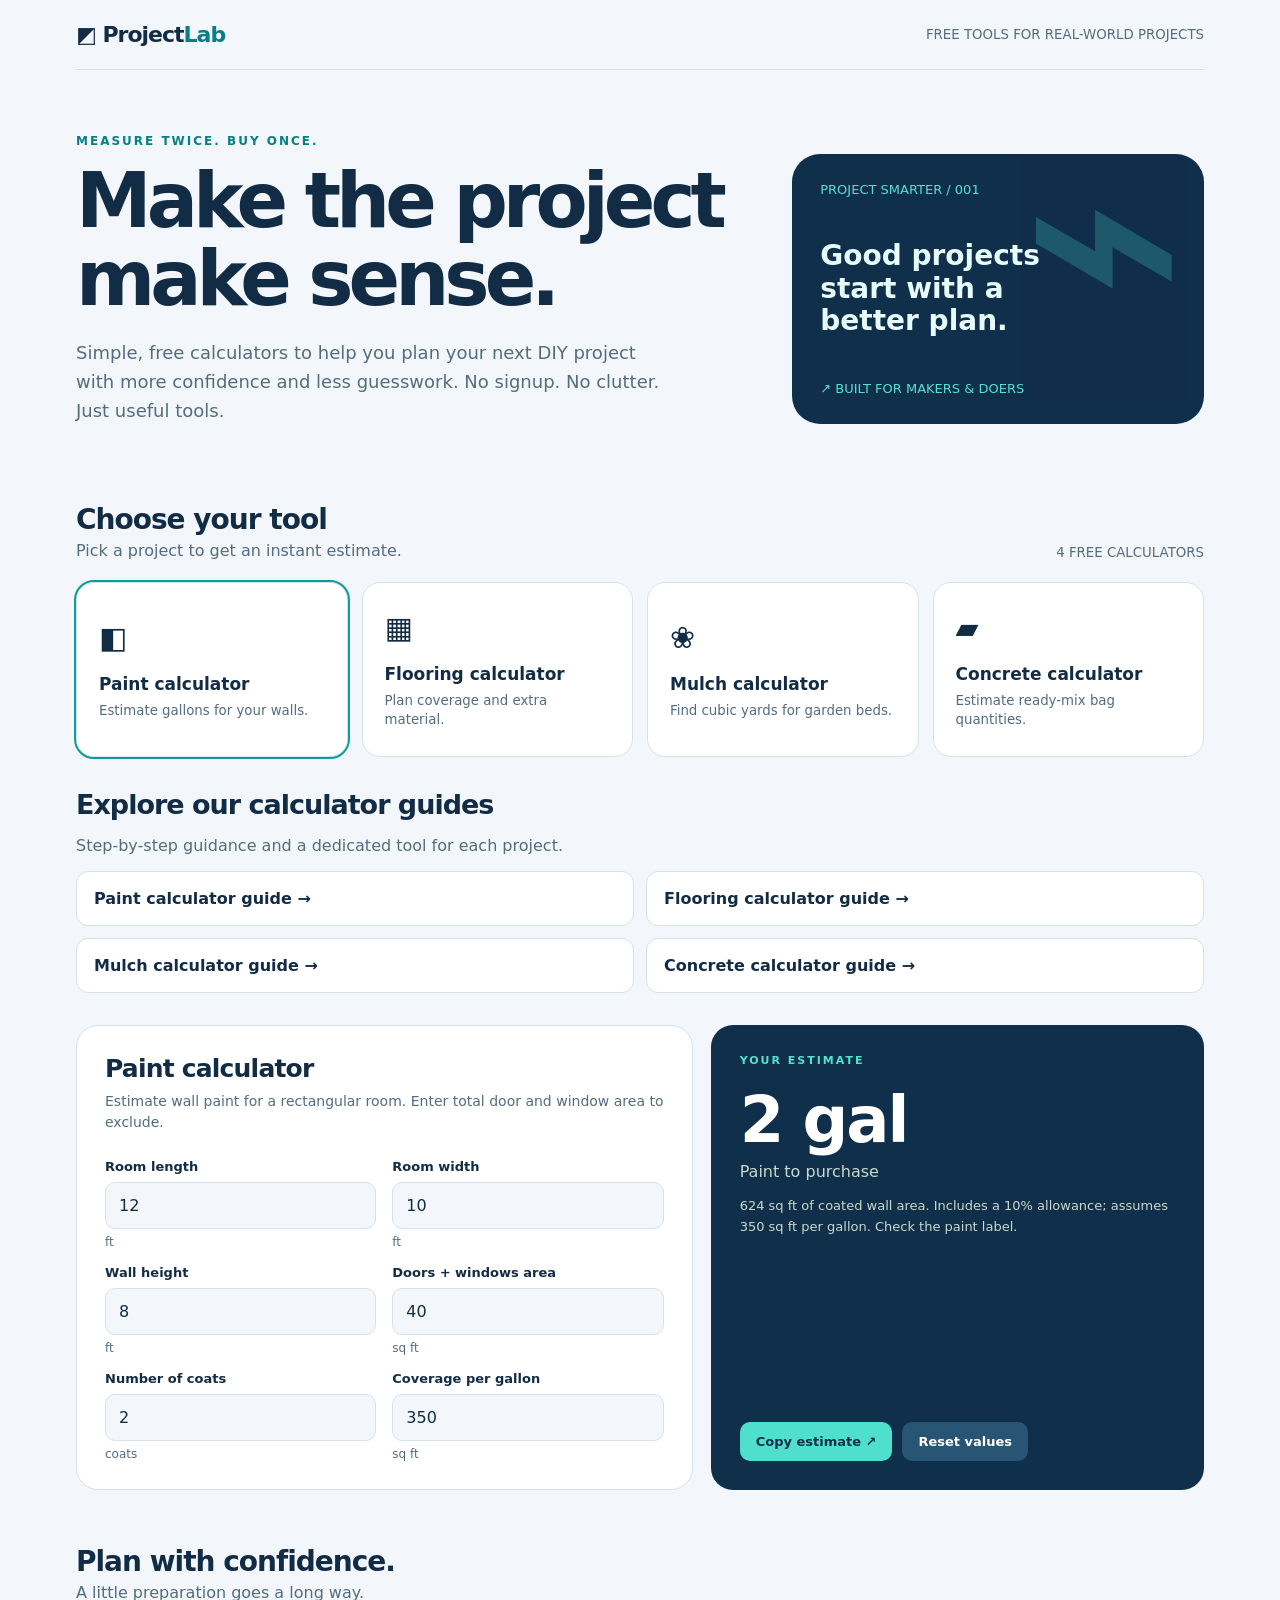
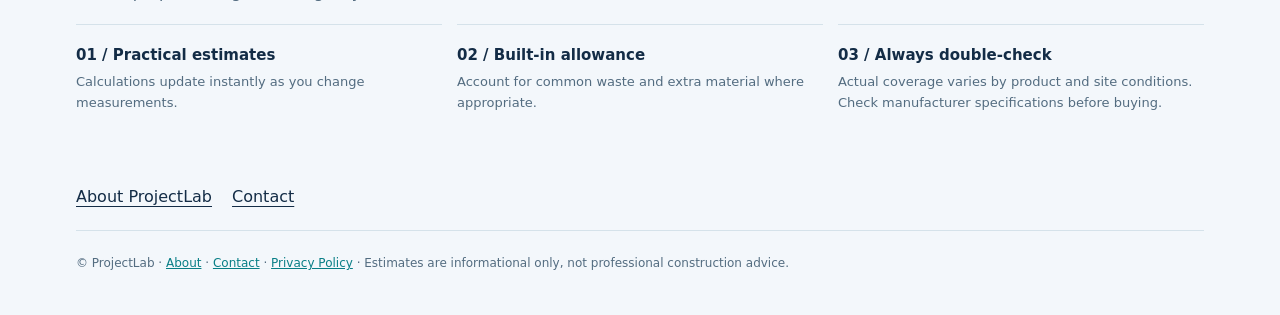
<file: index.html>
<!DOCTYPE html>
<html lang="en"><head><meta content="h3nfSS-7SSX_GJvkzhZdh269tgk2vKTd-R7nxjgyAJA" name="google-site-verification"/><meta charset="utf-8"/><meta content="width=device-width,initial-scale=1" name="viewport"/><title>Free DIY Calculators | Paint, Flooring, Mulch &amp; Concrete | ProjectLab</title><meta content="Plan your next DIY project with free paint, flooring, mulch and concrete calculators. Estimate materials in seconds with ProjectLab. No signup required." name="description"/><link href="https://project-lab-3ws.pages.dev/" rel="canonical"/><style>
:root{font-family:Inter,ui-sans-serif,system-ui,-apple-system,Segoe UI,sans-serif;--bg:light-dark(#f6f7f3,#111916);--surface:light-dark(#fff,#1c2923);--text:light-dark(#172b21,#edf7ef);--muted:light-dark(#64756b,#afc1b5);--line:light-dark(#dce5dc,#34483a);--accent:#b8ed75;--dark:#193b2b;color-scheme:light dark}*{box-sizing:border-box}body{margin:0}#app{background:var(--bg);color:var(--text);min-height:100vh;border-radius:0}button,input,select{font:inherit}button{cursor:pointer}.shell{max-width:1180px;margin:auto;padding:0 26px}.nav{display:flex;justify-content:space-between;align-items:center;padding:22px 0;border-bottom:1px solid var(--line)}.logo{font-size:22px;font-weight:900;letter-spacing:-1px}.logo span{color:#6eaa32}.nav small{color:var(--muted)}.hero{padding:64px 0 44px;display:grid;grid-template-columns:1.25fr .75fr;gap:30px;align-items:center}.eyebrow{font-size:12px;letter-spacing:2px;font-weight:800;text-transform:uppercase;color:#64963a}.hero h1{font-size:clamp(42px,6vw,76px);letter-spacing:-.065em;line-height:1.02;margin:14px 0 22px}.hero p{color:var(--muted);font-size:18px;max-width:590px;line-height:1.6}.hero-art{border-radius:28px;background:#193b2b;color:#e9f8d7;min-height:270px;padding:28px;display:flex;flex-direction:column;justify-content:space-between;position:relative;overflow:hidden}.hero-art:after{content:'⌁';position:absolute;font-size:280px;right:15px;top:-80px;color:#b8ed75;opacity:.25}.hero-art strong{font-size:28px;max-width:230px;line-height:1.15;z-index:1}.hero-art span{z-index:1;color:#b8ed75;font-size:13px}.section-head{display:flex;justify-content:space-between;align-items:end;gap:16px;margin:16px 0 22px}.section-head h2{font-size:28px;letter-spacing:-1px;margin:0}.section-head p{color:var(--muted);margin:5px 0 0}.cards{display:grid;grid-template-columns:repeat(4,1fr);gap:14px}.tool{border:1px solid var(--line);background:var(--surface);border-radius:18px;padding:22px;text-align:left;color:var(--text);transition:transform .15s,border-color .15s;min-height:175px}.tool:hover{transform:translateY(-3px);border-color:#84ba50}.tool.active{outline:2px solid #7eaf4a}.tool .symbol{font-size:30px;display:block;margin-bottom:19px}.tool strong{display:block;font-size:17px}.tool small{display:block;color:var(--muted);margin-top:8px;line-height:1.4}.workspace{display:grid;grid-template-columns:1fr .8fr;gap:18px;margin:26px 0 55px}.panel{background:var(--surface);border:1px solid var(--line);border-radius:22px;padding:28px}.panel h3{font-size:25px;letter-spacing:-.8px;margin:0 0 8px}.sub{color:var(--muted);margin:0 0 26px;font-size:14px;line-height:1.5}.fields{display:grid;grid-template-columns:1fr 1fr;gap:16px}.field label{display:block;font-size:13px;font-weight:700;margin-bottom:8px}.field input,.field select{width:100%;border:1px solid var(--line);background:var(--bg);border-radius:10px;padding:13px;color:var(--text);outline:none}.field input:focus,.field select:focus{border-color:#75ac41}.hint{font-size:12px;color:var(--muted);margin-top:6px}.result{background:#193b2b;color:#fff;border-radius:22px;padding:29px;display:flex;flex-direction:column;justify-content:space-between;min-height:290px}.result .tag{color:#b8ed75;text-transform:uppercase;letter-spacing:2px;font-size:11px;font-weight:800}.result .number{font-size:clamp(38px,5vw,64px);letter-spacing:-2px;font-weight:850;margin:16px 0 5px}.result .unit{font-size:16px;color:#c9d9cc}.result .note{font-size:13px;color:#c9d9cc;line-height:1.55;margin:15px 0 24px}.actions{display:flex;gap:10px;flex-wrap:wrap}.primary,.secondary{padding:12px 16px;border-radius:10px;font-size:13px;font-weight:800;border:0}.primary{background:#b8ed75;color:#193b2b}.secondary{background:#355643;color:#fff}.info{display:grid;grid-template-columns:1fr 1fr 1fr;gap:15px;margin-bottom:55px}.info>div{border-top:1px solid var(--line);padding:18px 0;color:var(--muted);font-size:13px;line-height:1.6}.info strong{display:block;color:var(--text);font-size:15px;margin-bottom:5px}footer{border-top:1px solid var(--line);padding:25px 0 45px;color:var(--muted);font-size:12px}.hidden{display:none}@media(max-width:850px){.hero{grid-template-columns:1fr;padding:44px 0 30px}.hero-art{min-height:170px}.cards{grid-template-columns:repeat(2,1fr)}.workspace{grid-template-columns:1fr}.info{grid-template-columns:1fr}}@media(max-width:480px){.shell{padding:0 16px}.hero h1{font-size:46px}.cards{gap:9px}.tool{padding:15px;min-height:160px}.panel,.result{padding:20px}.fields{grid-template-columns:1fr}.nav small{display:none}}
.page-links{margin:32px 0}.page-links h2{font-size:27px;letter-spacing:-1px;margin:0 0 8px}.page-links p{color:var(--muted)}.page-link-grid{display:grid;grid-template-columns:repeat(2,1fr);gap:12px}.page-link-grid a{display:block;padding:17px;background:var(--surface);border:1px solid var(--line);border-radius:12px;color:var(--text);font-weight:750;text-decoration:none}.page-link-grid a:hover,.page-link-grid a:focus{border-color:#84ba50;text-decoration:underline}@media(max-width:600px){.page-link-grid{grid-template-columns:1fr}}.site-info-links{display:flex;gap:20px;flex-wrap:wrap;margin:24px 0}.site-info-links a{color:var(--text);text-underline-offset:4px}</style><style>/* Navy and teal homepage theme */
:root{color-scheme:light;--bg:#f3f7fb;--surface:#fff;--text:#132c46;--muted:#536c80;--line:#d5e2ea;--accent:#37d4c0;--dark:#102f4b}
.logo span,.eyebrow,footer a{color:#087e86}.hero-art,.result{background:#102f4b}.hero-art{color:#e7fbfa}.hero-art span,.result .tag{color:#55e0d0}.hero-art:after{color:#45d6cc}.tool:hover{border-color:#0c9c9d}.tool.active{outline-color:#0c9c9d}.field input:focus,.field select:focus{border-color:#0c9c9d}.primary{background:#4ee0cd;color:#102f4b}.secondary{background:#285573;color:#fff}
</style></head><body><div id="app"><div class="shell"><header class="nav"><div class="logo">◩ Project<span>Lab</span></div><small>FREE TOOLS FOR REAL-WORLD PROJECTS</small></header><section class="hero"><div><div class="eyebrow">Measure twice. Buy once.</div><h1>Make the project<br/>make sense.</h1><p>Simple, free calculators to help you plan your next DIY project with more confidence and less guesswork. No signup. No clutter. Just useful tools.</p></div><div class="hero-art"><span>PROJECT SMARTER / 001</span><strong>Good projects start with a better plan.</strong><span>↗ BUILT FOR MAKERS &amp; DOERS</span></div></section><section><div class="section-head"><div><h2>Choose your tool</h2><p>Pick a project to get an instant estimate.</p></div><small style="color:var(--muted)">4 FREE CALCULATORS</small></div><div class="cards" id="cards"><button class="tool active" data-tool="paint"><span class="symbol">◧</span><strong>Paint calculator</strong><small>Estimate gallons for your walls.</small></button><button class="tool" data-tool="floor"><span class="symbol">▦</span><strong>Flooring calculator</strong><small>Plan coverage and extra material.</small></button><button class="tool" data-tool="mulch"><span class="symbol">❀</span><strong>Mulch calculator</strong><small>Find cubic yards for garden beds.</small></button><button class="tool" data-tool="concrete"><span class="symbol">▰</span><strong>Concrete calculator</strong><small>Estimate ready-mix bag quantities.</small></button></div></section><nav aria-label="Dedicated calculator pages" class="page-links"><h2>Explore our calculator guides</h2><p>Step-by-step guidance and a dedicated tool for each project.</p><div class="page-link-grid"><a href="/paint-calculator/">Paint calculator guide →</a><a href="/flooring-calculator/">Flooring calculator guide →</a><a href="/mulch-calculator/">Mulch calculator guide →</a><a href="/concrete-calculator/">Concrete calculator guide →</a></div></nav><section class="workspace"><div class="panel"><h3 id="tool-title">Paint calculator</h3><p class="sub" id="tool-desc">Enter your room dimensions to estimate wall paint. Subtract doors and windows, then add a little extra.</p><div class="fields" id="fields"></div></div><div aria-live="polite" class="result"><div><div class="tag">YOUR ESTIMATE</div><div class="number" id="answer">—</div><div class="unit" id="unit"></div><p class="note" id="note"></p></div><div class="actions"><button class="primary" id="copy">Copy estimate ↗</button><button class="secondary" id="reset">Reset values</button></div></div></section><div class="section-head"><div><h2>Plan with confidence.</h2><p>A little preparation goes a long way.</p></div></div><section class="info"><div><strong>01 / Practical estimates</strong>Calculations update instantly as you change measurements.</div><div><strong>02 / Built-in allowance</strong>Account for common waste and extra material where appropriate.</div><div><strong>03 / Always double-check</strong>Actual coverage varies by product and site conditions. Check manufacturer specifications before buying.</div></section><nav aria-label="Site information" class="site-info-links"><a href="/about/">About ProjectLab</a><a href="/contact/">Contact</a></nav><footer>© ProjectLab · <a href="/about/">About</a> · <a href="/contact/">Contact</a> · <a href="/privacy/">Privacy Policy</a> · Estimates are informational only, not professional construction advice.</footer></div></div><script>
const configs={paint:{title:'Paint calculator',desc:'Estimate wall paint for a rectangular room. Enter total door and window area to exclude.',fields:[['length','Room length','ft',12],['width','Room width','ft',10],['height','Wall height','ft',8],['openings','Doors + windows area','sq ft',40],['coats','Number of coats','coats',2],['coverage','Coverage per gallon','sq ft',350]],calculate:v=>{let area=Math.max(0,2*(v.length+v.width)*v.height-v.openings)*v.coats;let amount=area/v.coverage*1.1;return [Math.ceil(amount)+' gal','Paint to purchase',`${Math.round(area)} sq ft of coated wall area. Includes a 10% allowance; assumes ${v.coverage} sq ft per gallon. Check the paint label.`]}},floor:{title:'Flooring calculator',desc:'Estimate material needed for a rectangular room, including cutting waste.',fields:[['length','Room length','ft',15],['width','Room width','ft',12],['waste','Extra material','%',10],['box','Coverage per box','sq ft',20]],calculate:v=>{let area=v.length*v.width,total=area*(1+v.waste/100);return [Math.ceil(total/v.box)+' boxes','Flooring boxes to purchase',`${area.toFixed(1)} sq ft room area; ${total.toFixed(1)} sq ft including ${v.waste}% extra. Check product box coverage and layout requirements.`]}},mulch:{title:'Mulch calculator',desc:'Estimate how much mulch a rectangular garden bed needs.',fields:[['length','Bed length','ft',20],['width','Bed width','ft',6],['depth','Mulch depth','in',3]],calculate:v=>{let yards=v.length*v.width*(v.depth/12)/27;return [yards.toFixed(2)+' yd³','Mulch volume',`Approximately ${Math.ceil(yards*1.1*10)/10} cubic yards with 10% allowance. Confirm recommended depth for your plants.`]}},concrete:{title:'Concrete calculator',desc:'Estimate the volume and number of 80 lb ready-mix bags for a rectangular slab.',fields:[['length','Slab length','ft',10],['width','Slab width','ft',8],['depth','Slab thickness','in',4],['yield','Yield per bag','ft³',0.6]],calculate:v=>{let ft=v.length*v.width*v.depth/12;return [Math.ceil(ft*1.1/v.yield)+' bags','Estimated 80 lb bags',`${ft.toFixed(2)} cubic feet (${(ft/27).toFixed(2)} cubic yards) before 10% allowance. Bag yield varies; structural work requires qualified guidance.`]}}};let current='paint';let last='';function render(){let cfg=configs[current];document.getElementById('tool-title').textContent=cfg.title;document.getElementById('tool-desc').textContent=cfg.desc;document.querySelectorAll('.tool').forEach(b=>{b.classList.toggle('active',b.dataset.tool===current);b.setAttribute('aria-pressed',String(b.dataset.tool===current))});document.getElementById('fields').innerHTML=cfg.fields.map(([id,label,unit,value])=>`<div class="field"><label for="${id}">${label}</label><input id="${id}" type="number" min="0" step="any" value="${value}" inputmode="decimal"><div class="hint">${unit}</div></div>`).join('');document.querySelectorAll('.field input').forEach(i=>i.addEventListener('input',calculate));calculate()}function calculate(){let cfg=configs[current],v={};for(let [id] of cfg.fields){let input=document.getElementById(id);let n=Number(input.value);if(input.value===''||!Number.isFinite(n)||n<0){document.getElementById('answer').textContent='—';document.getElementById('unit').textContent='Enter valid values';document.getElementById('note').textContent='All fields must be nonnegative numbers.';last='';return}v[id]=n}if((current==='paint'&&(!v.coverage||!v.coats))||(current==='floor'&&!v.box)||(current==='concrete'&&!v.yield)){document.getElementById('answer').textContent='—';document.getElementById('unit').textContent='Check your inputs';document.getElementById('note').textContent='Coverage, yield, and coat count must be greater than zero.';last='';return}let [answer,unit,note]=cfg.calculate(v);document.getElementById('answer').textContent=answer;document.getElementById('unit').textContent=unit;document.getElementById('note').textContent=note;last=`ProjectLab — ${cfg.title}\n${answer} — ${unit}\n${note}\n`+cfg.fields.map(([id,label,u])=>`${label}: ${v[id]} ${u}`).join('\n')}document.querySelectorAll('.tool').forEach(b=>b.addEventListener('click',()=>{current=b.dataset.tool;render();document.querySelector('.workspace').scrollIntoView({behavior:'smooth',block:'start'})}));document.getElementById('reset').addEventListener('click',render);document.getElementById('copy').addEventListener('click',async()=>{if(!last)return;try{await navigator.clipboard.writeText(last);document.getElementById('copy').textContent='Copied ✓';setTimeout(()=>document.getElementById('copy').textContent='Copy estimate ↗',1800)}catch(e){let t=document.createElement('textarea');t.value=last;document.body.appendChild(t);t.select();document.execCommand('copy');t.remove();document.getElementById('copy').textContent='Copied ✓'}});render();
</script></body></html>
</file>
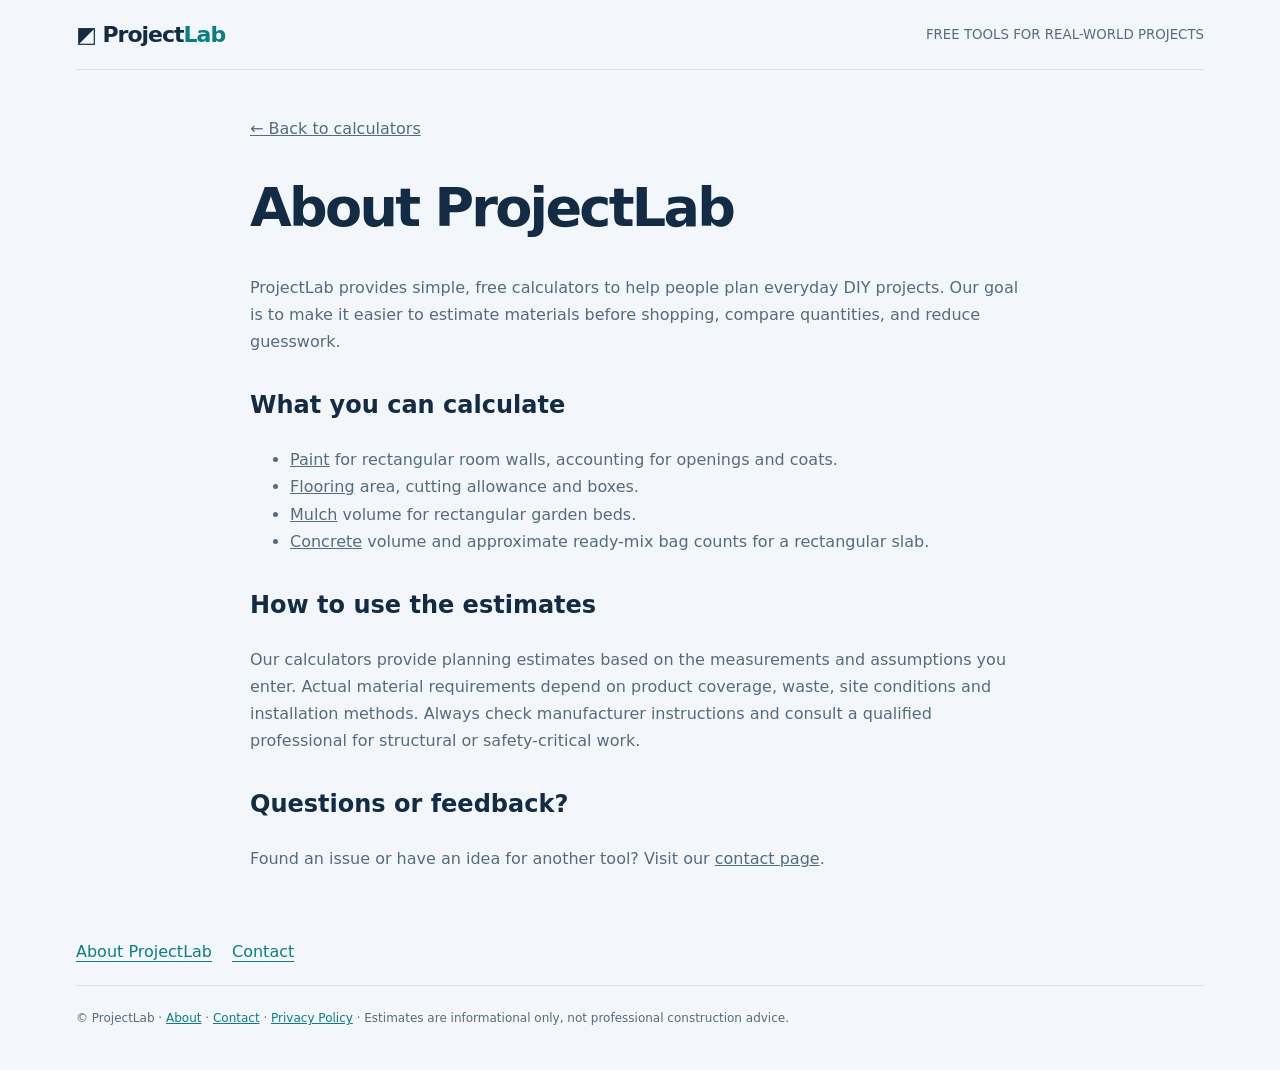
<file: about/index.html>
<!doctype html><html lang="en"><head><meta charset="utf-8"><meta name="viewport" content="width=device-width,initial-scale=1"><meta name="google-site-verification" content="h3nfSS-7SSX_GJvkzhZdh269tgk2vKTd-R7nxjgyAJA" /><title>About ProjectLab | ProjectLab</title><meta name="description" content="Learn about ProjectLab, a free collection of DIY material calculators for paint, flooring, mulch and concrete."><link rel="canonical" href="https://project-lab-3ws.pages.dev/about/"><link rel="stylesheet" href="/assets/style.css"></head><body><div id="app"><div class="shell"><header class="nav"><a class="logo" href="/" style="text-decoration:none;color:var(--text)">◩ Project<span>Lab</span></a><small>FREE TOOLS FOR REAL-WORLD PROJECTS</small></header><main class="content-page"><p><a href="/">← Back to calculators</a></p><h1>About ProjectLab</h1><p>ProjectLab provides simple, free calculators to help people plan everyday DIY projects. Our goal is to make it easier to estimate materials before shopping, compare quantities, and reduce guesswork.</p><h2>What you can calculate</h2><ul><li><a href="/paint-calculator/">Paint</a> for rectangular room walls, accounting for openings and coats.</li><li><a href="/flooring-calculator/">Flooring</a> area, cutting allowance and boxes.</li><li><a href="/mulch-calculator/">Mulch</a> volume for rectangular garden beds.</li><li><a href="/concrete-calculator/">Concrete</a> volume and approximate ready-mix bag counts for a rectangular slab.</li></ul><h2>How to use the estimates</h2><p>Our calculators provide planning estimates based on the measurements and assumptions you enter. Actual material requirements depend on product coverage, waste, site conditions and installation methods. Always check manufacturer instructions and consult a qualified professional for structural or safety-critical work.</p><h2>Questions or feedback?</h2><p>Found an issue or have an idea for another tool? Visit our <a href="/contact/">contact page</a>.</p></main><nav aria-label="Site information" class="site-info-links"><a href="/about/">About ProjectLab</a><a href="/contact/">Contact</a></nav><footer>© ProjectLab · <a href="/about/">About</a> · <a href="/contact/">Contact</a> · <a href="/privacy/">Privacy Policy</a> · Estimates are informational only, not professional construction advice.</footer></div></div></body></html>
</file>
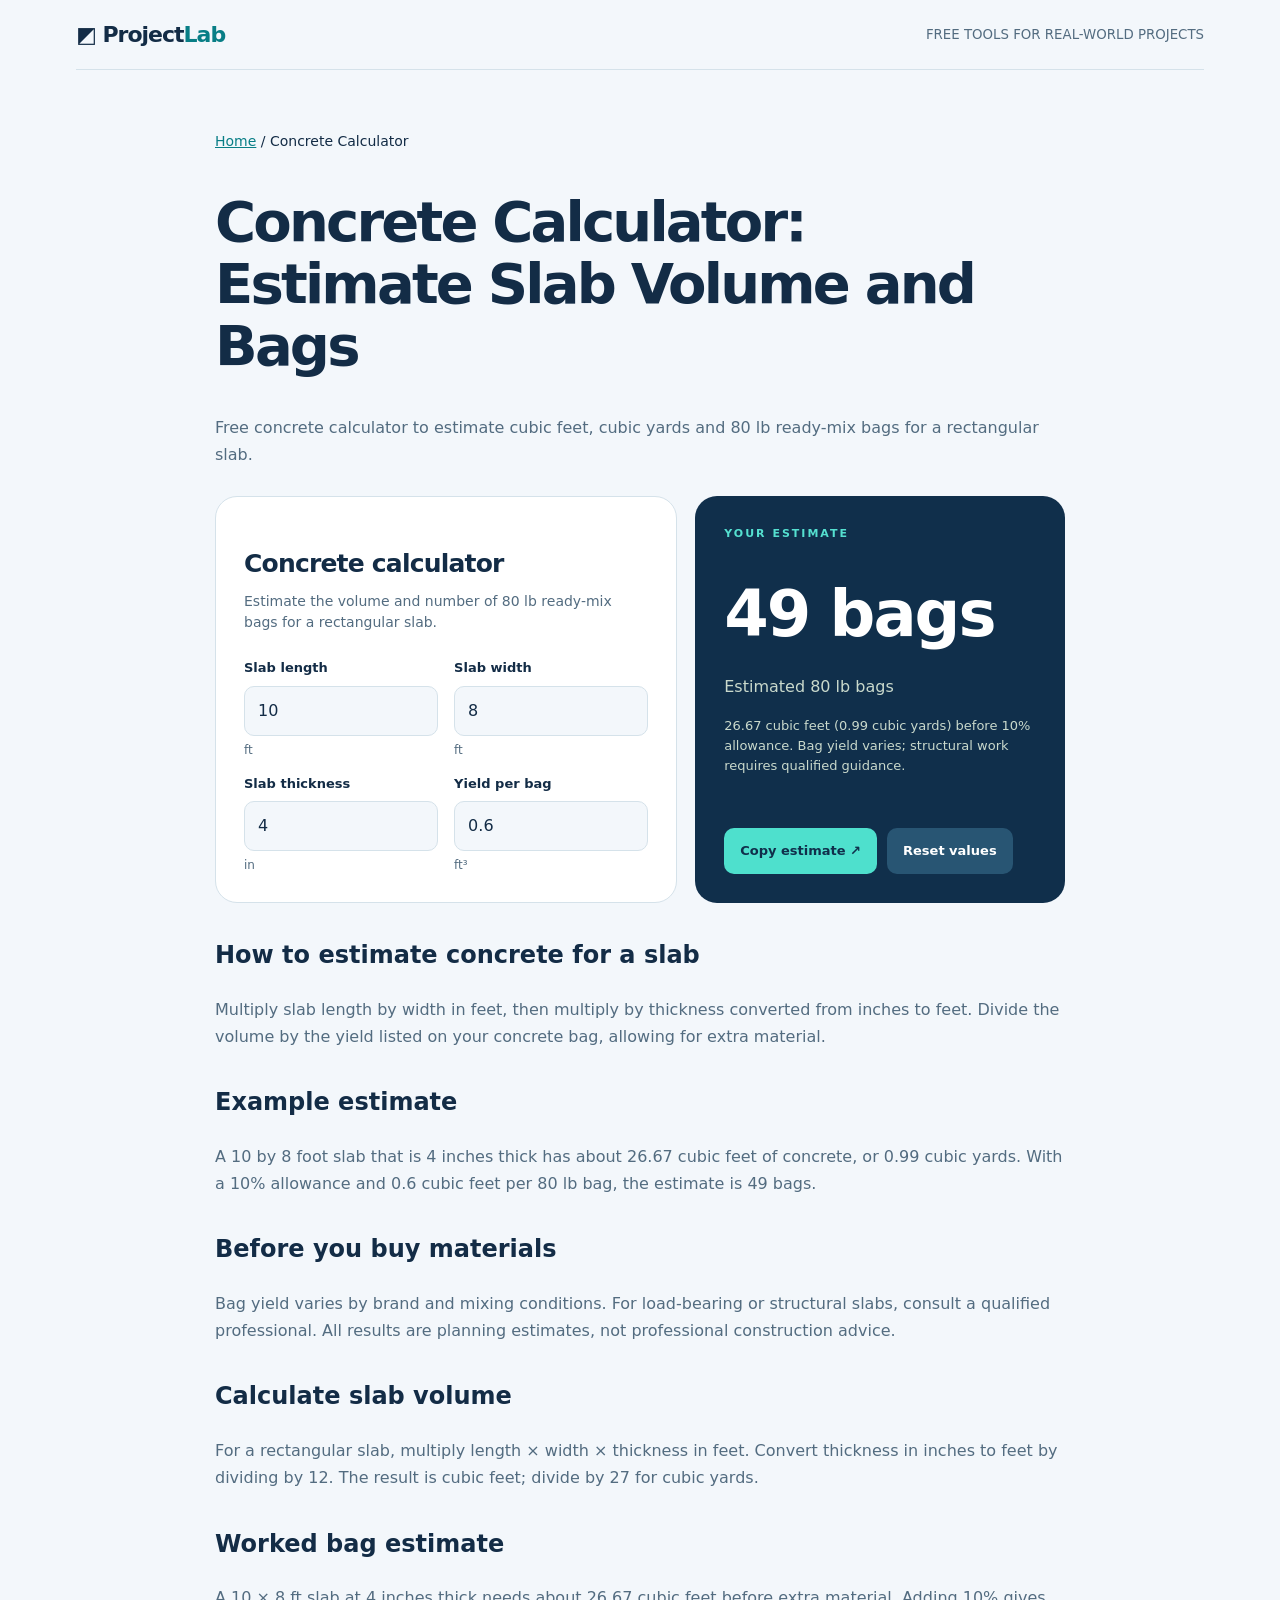
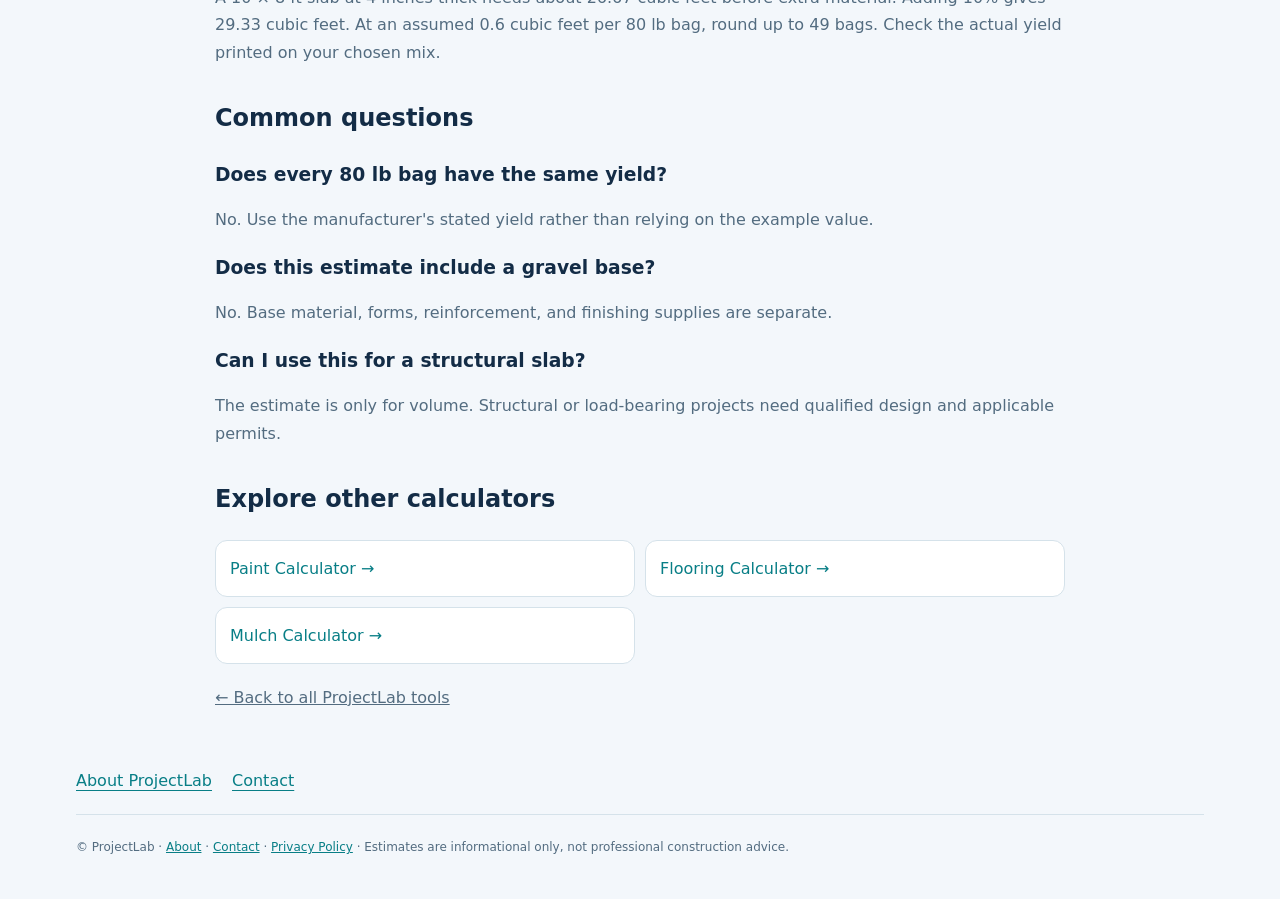
<file: concrete-calculator/index.html>
<!DOCTYPE html>
<html lang="en"><head><meta charset="utf-8"/><meta content="width=device-width,initial-scale=1" name="viewport"/><meta content="h3nfSS-7SSX_GJvkzhZdh269tgk2vKTd-R7nxjgyAJA" name="google-site-verification"><title>Concrete Calculator: Estimate Slab Volume and Bags | ProjectLab</title><meta content="Free concrete calculator to estimate cubic feet, cubic yards and 80 lb ready-mix bags for a rectangular slab." name="description"/><link href="https://project-lab-3ws.pages.dev/concrete-calculator/" rel="canonical"/><link href="/assets/style.css" rel="stylesheet"/></meta></head><body><div id="app"><div class="shell"><header class="nav"><a class="logo" href="/" style="text-decoration:none">◩ Project<span>Lab</span></a><small>FREE TOOLS FOR REAL-WORLD PROJECTS</small></header><main class="guide"><div class="crumbs"><a href="/">Home</a> / Concrete Calculator</div><h1>Concrete Calculator: Estimate Slab Volume and Bags</h1><p>Free concrete calculator to estimate cubic feet, cubic yards and 80 lb ready-mix bags for a rectangular slab.</p><section class="workspace"><div class="panel"><h3 id="tool-title"></h3><p class="sub" id="tool-desc"></p><div class="fields" id="fields"></div></div><div aria-live="polite" class="result"><div><div class="tag">YOUR ESTIMATE</div><div class="number" id="answer">—</div><div class="unit" id="unit"></div><p class="note" id="note"></p></div><div class="actions"><button class="primary" id="copy">Copy estimate ↗</button><button class="secondary" id="reset">Reset values</button></div></div></section><h2>How to estimate concrete for a slab</h2><p>Multiply slab length by width in feet, then multiply by thickness converted from inches to feet. Divide the volume by the yield listed on your concrete bag, allowing for extra material.</p><h2>Example estimate</h2><p>A 10 by 8 foot slab that is 4 inches thick has about 26.67 cubic feet of concrete, or 0.99 cubic yards. With a 10% allowance and 0.6 cubic feet per 80 lb bag, the estimate is 49 bags.</p><h2>Before you buy materials</h2><p>Bag yield varies by brand and mixing conditions. For load-bearing or structural slabs, consult a qualified professional. All results are planning estimates, not professional construction advice.</p><h2>Calculate slab volume</h2><p>For a rectangular slab, multiply length × width × thickness in feet. Convert thickness in inches to feet by dividing by 12. The result is cubic feet; divide by 27 for cubic yards.</p><h2>Worked bag estimate</h2><p>A 10 × 8 ft slab at 4 inches thick needs about 26.67 cubic feet before extra material. Adding 10% gives 29.33 cubic feet. At an assumed 0.6 cubic feet per 80 lb bag, round up to 49 bags. Check the actual yield printed on your chosen mix.</p><h2>Common questions</h2><h3>Does every 80 lb bag have the same yield?</h3><p>No. Use the manufacturer's stated yield rather than relying on the example value.</p><h3>Does this estimate include a gravel base?</h3><p>No. Base material, forms, reinforcement, and finishing supplies are separate.</p><h3>Can I use this for a structural slab?</h3><p>The estimate is only for volume. Structural or load-bearing projects need qualified design and applicable permits.</p><h2>Explore other calculators</h2><nav aria-label="Other calculators" class="related"><a href="/paint-calculator/">Paint Calculator →</a><a href="/flooring-calculator/">Flooring Calculator →</a><a href="/mulch-calculator/">Mulch Calculator →</a></nav><p><a href="/">← Back to all ProjectLab tools</a></p></main><nav aria-label="Site information" class="site-info-links"><a href="/about/">About ProjectLab</a><a href="/contact/">Contact</a></nav><footer>© ProjectLab · <a href="/about/">About</a> · <a href="/contact/">Contact</a> · <a href="/privacy/">Privacy Policy</a> · Estimates are informational only, not professional construction advice.</footer></div></div><script src="/assets/calculators.js"></script><script>current='concrete';render();</script></body></html>
</file>
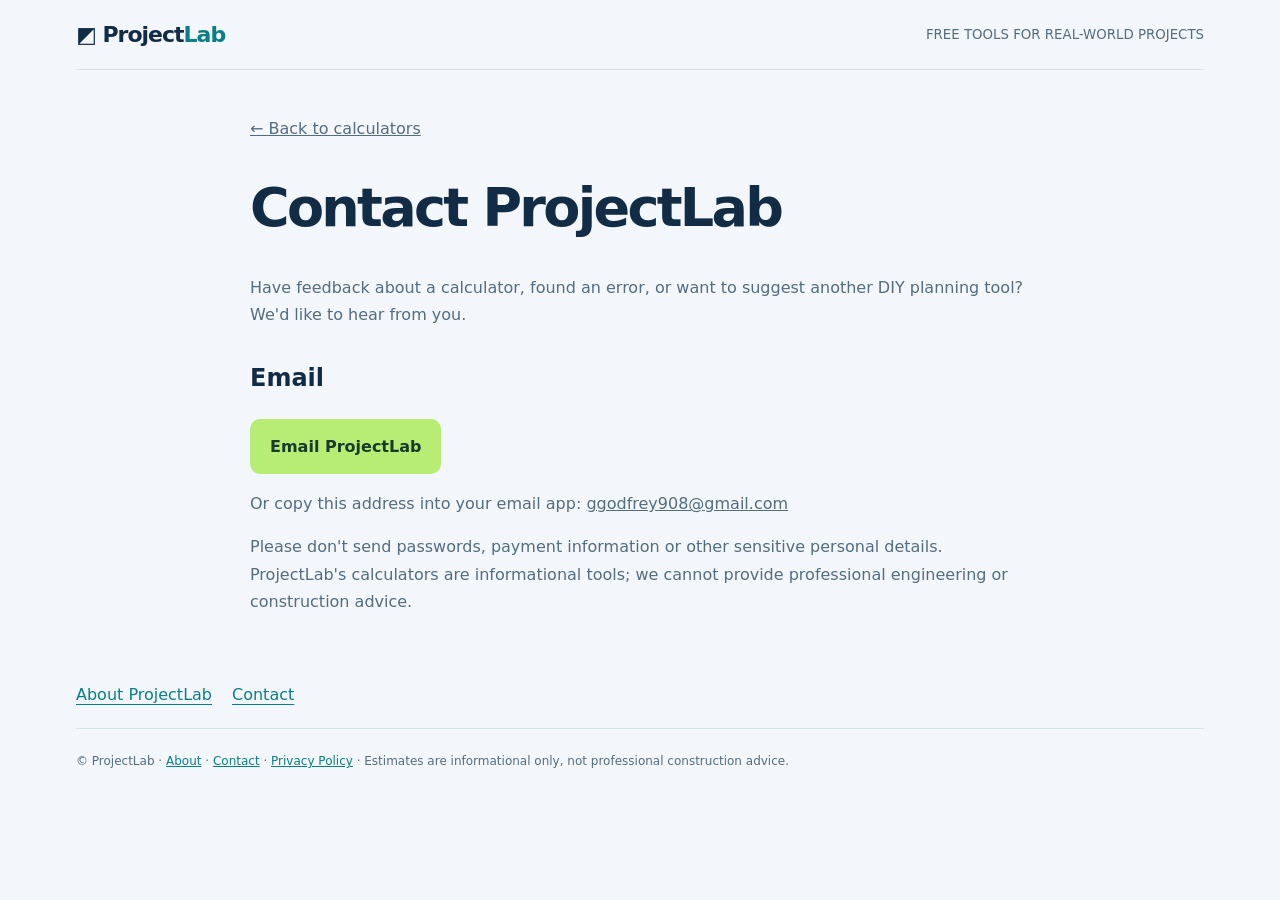
<file: contact/index.html>
<!doctype html><html lang="en"><head><meta charset="utf-8"><meta name="viewport" content="width=device-width,initial-scale=1"><meta name="google-site-verification" content="h3nfSS-7SSX_GJvkzhZdh269tgk2vKTd-R7nxjgyAJA" /><title>Contact ProjectLab | ProjectLab</title><meta name="description" content="Contact ProjectLab with questions, feedback, or suggestions for free DIY calculators."><link rel="canonical" href="https://project-lab-3ws.pages.dev/contact/"><link rel="stylesheet" href="/assets/style.css"></head><body><div id="app"><div class="shell"><header class="nav"><a class="logo" href="/" style="text-decoration:none;color:var(--text)">◩ Project<span>Lab</span></a><small>FREE TOOLS FOR REAL-WORLD PROJECTS</small></header><main class="content-page"><p><a href="/">← Back to calculators</a></p><h1>Contact ProjectLab</h1><p>Have feedback about a calculator, found an error, or want to suggest another DIY planning tool? We'd like to hear from you.</p><h2>Email</h2><p><a class="contact-link" href="mailto:ggodfrey908@gmail.com?subject=ProjectLab%20feedback">Email ProjectLab</a></p><p>Or copy this address into your email app: <a href="mailto:ggodfrey908@gmail.com">ggodfrey908@gmail.com</a></p><p>Please don't send passwords, payment information or other sensitive personal details. ProjectLab's calculators are informational tools; we cannot provide professional engineering or construction advice.</p></main><nav aria-label="Site information" class="site-info-links"><a href="/about/">About ProjectLab</a><a href="/contact/">Contact</a></nav><footer>© ProjectLab · <a href="/about/">About</a> · <a href="/contact/">Contact</a> · <a href="/privacy/">Privacy Policy</a> · Estimates are informational only, not professional construction advice.</footer></div></div></body></html>
</file>
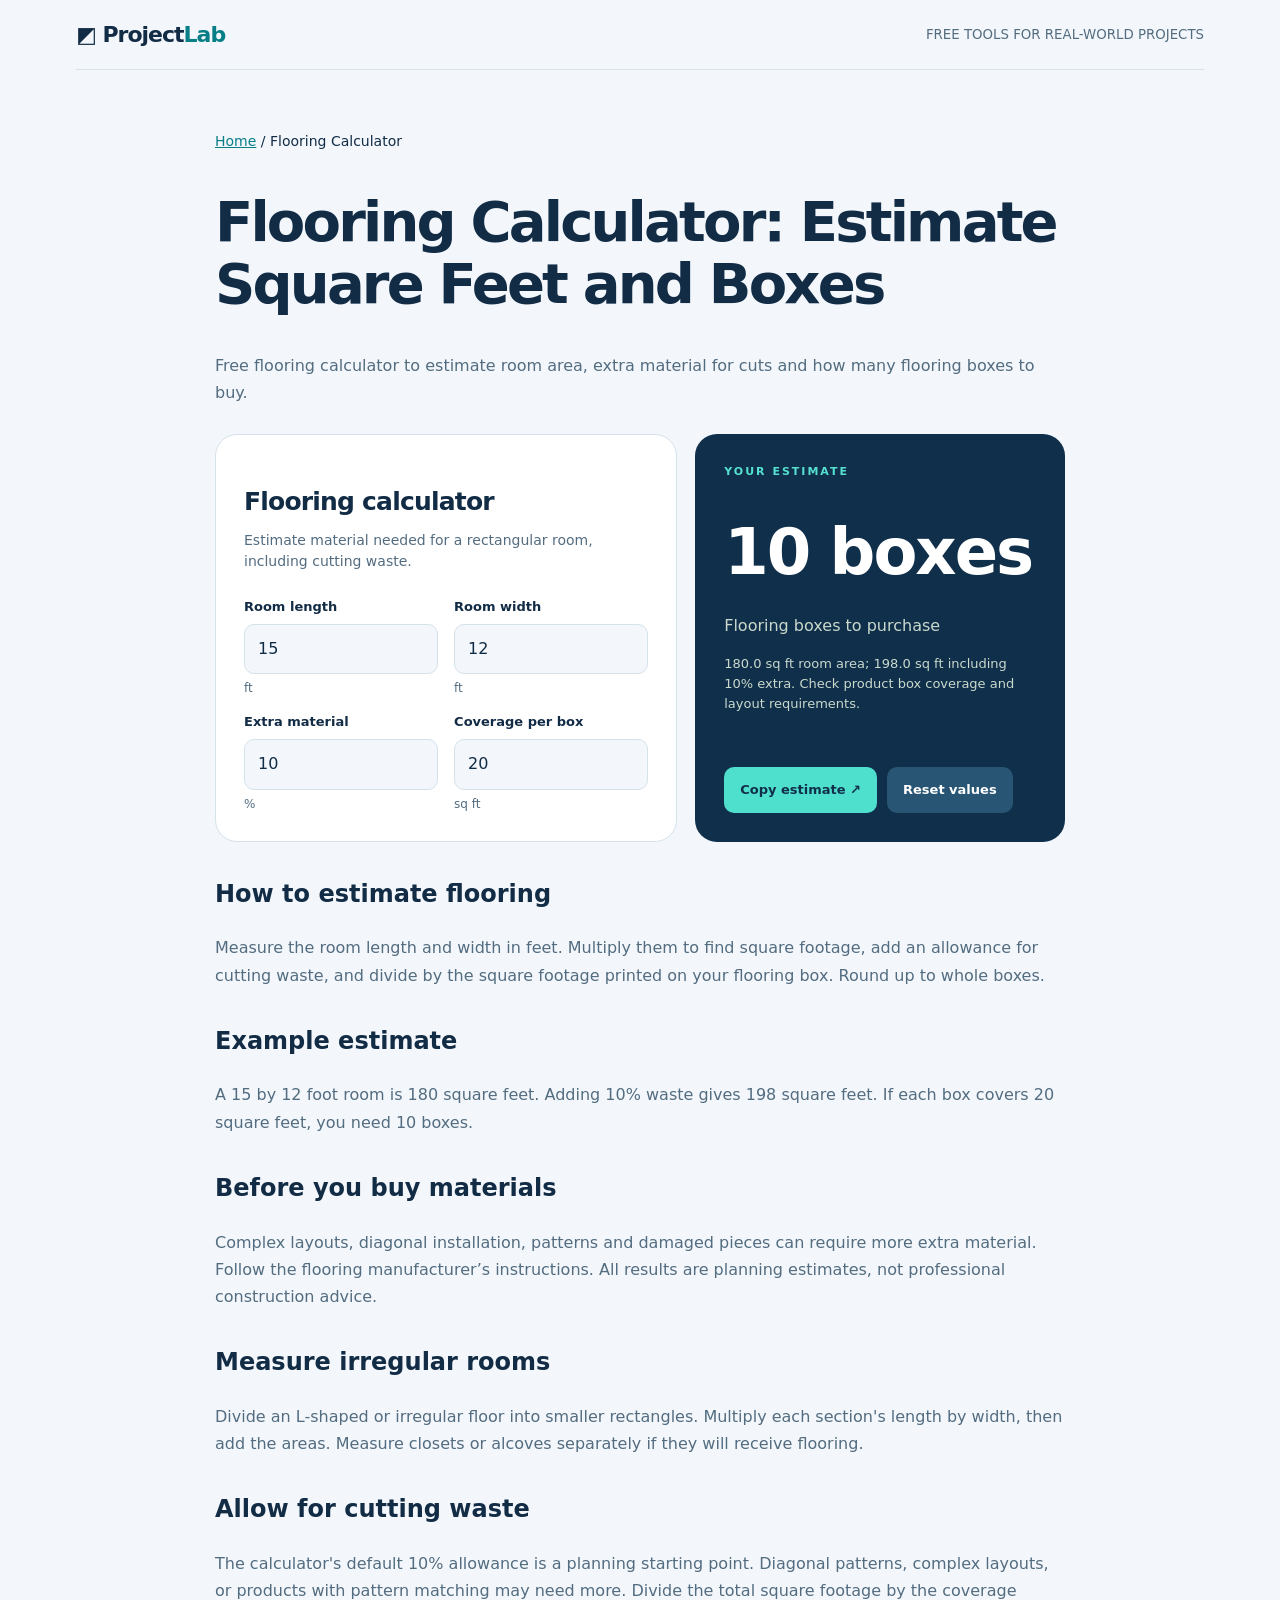
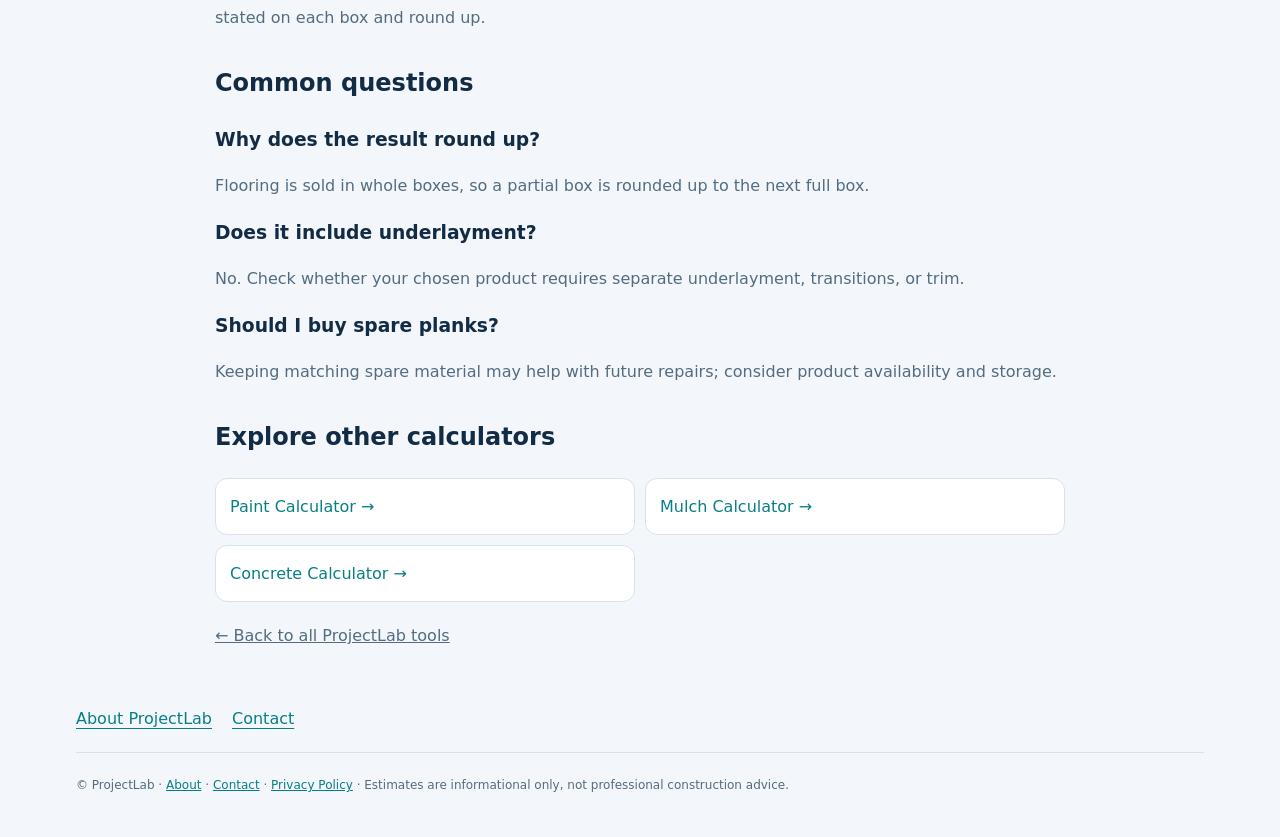
<file: flooring-calculator/index.html>
<!DOCTYPE html>
<html lang="en"><head><meta charset="utf-8"/><meta content="width=device-width,initial-scale=1" name="viewport"/><meta content="h3nfSS-7SSX_GJvkzhZdh269tgk2vKTd-R7nxjgyAJA" name="google-site-verification"><title>Flooring Calculator: Estimate Square Feet and Boxes | ProjectLab</title><meta content="Free flooring calculator to estimate room area, extra material for cuts and how many flooring boxes to buy." name="description"/><link href="https://project-lab-3ws.pages.dev/flooring-calculator/" rel="canonical"/><link href="/assets/style.css" rel="stylesheet"/></meta></head><body><div id="app"><div class="shell"><header class="nav"><a class="logo" href="/" style="text-decoration:none">◩ Project<span>Lab</span></a><small>FREE TOOLS FOR REAL-WORLD PROJECTS</small></header><main class="guide"><div class="crumbs"><a href="/">Home</a> / Flooring Calculator</div><h1>Flooring Calculator: Estimate Square Feet and Boxes</h1><p>Free flooring calculator to estimate room area, extra material for cuts and how many flooring boxes to buy.</p><section class="workspace"><div class="panel"><h3 id="tool-title"></h3><p class="sub" id="tool-desc"></p><div class="fields" id="fields"></div></div><div aria-live="polite" class="result"><div><div class="tag">YOUR ESTIMATE</div><div class="number" id="answer">—</div><div class="unit" id="unit"></div><p class="note" id="note"></p></div><div class="actions"><button class="primary" id="copy">Copy estimate ↗</button><button class="secondary" id="reset">Reset values</button></div></div></section><h2>How to estimate flooring</h2><p>Measure the room length and width in feet. Multiply them to find square footage, add an allowance for cutting waste, and divide by the square footage printed on your flooring box. Round up to whole boxes.</p><h2>Example estimate</h2><p>A 15 by 12 foot room is 180 square feet. Adding 10% waste gives 198 square feet. If each box covers 20 square feet, you need 10 boxes.</p><h2>Before you buy materials</h2><p>Complex layouts, diagonal installation, patterns and damaged pieces can require more extra material. Follow the flooring manufacturer’s instructions. All results are planning estimates, not professional construction advice.</p><h2>Measure irregular rooms</h2><p>Divide an L-shaped or irregular floor into smaller rectangles. Multiply each section's length by width, then add the areas. Measure closets or alcoves separately if they will receive flooring.</p><h2>Allow for cutting waste</h2><p>The calculator's default 10% allowance is a planning starting point. Diagonal patterns, complex layouts, or products with pattern matching may need more. Divide the total square footage by the coverage stated on each box and round up.</p><h2>Common questions</h2><h3>Why does the result round up?</h3><p>Flooring is sold in whole boxes, so a partial box is rounded up to the next full box.</p><h3>Does it include underlayment?</h3><p>No. Check whether your chosen product requires separate underlayment, transitions, or trim.</p><h3>Should I buy spare planks?</h3><p>Keeping matching spare material may help with future repairs; consider product availability and storage.</p><h2>Explore other calculators</h2><nav aria-label="Other calculators" class="related"><a href="/paint-calculator/">Paint Calculator →</a><a href="/mulch-calculator/">Mulch Calculator →</a><a href="/concrete-calculator/">Concrete Calculator →</a></nav><p><a href="/">← Back to all ProjectLab tools</a></p></main><nav aria-label="Site information" class="site-info-links"><a href="/about/">About ProjectLab</a><a href="/contact/">Contact</a></nav><footer>© ProjectLab · <a href="/about/">About</a> · <a href="/contact/">Contact</a> · <a href="/privacy/">Privacy Policy</a> · Estimates are informational only, not professional construction advice.</footer></div></div><script src="/assets/calculators.js"></script><script>current='floor';render();</script></body></html>
</file>
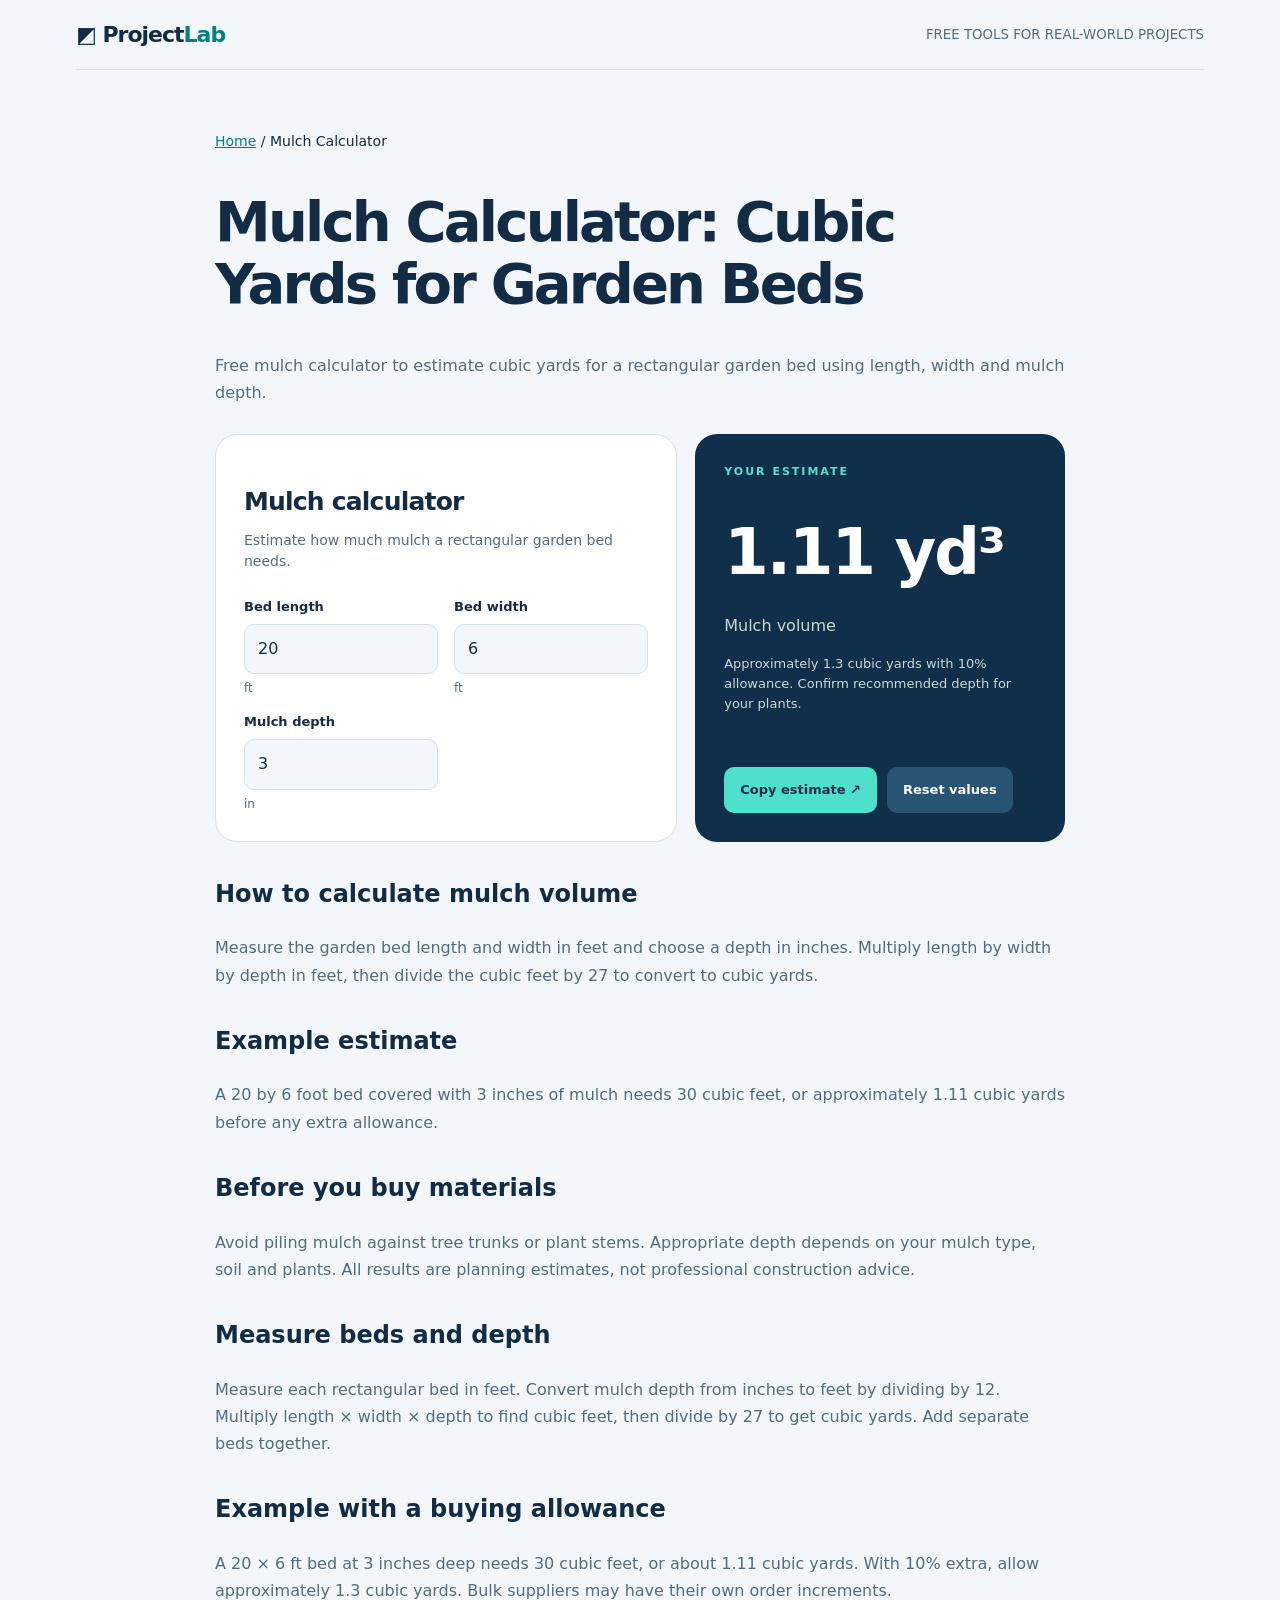
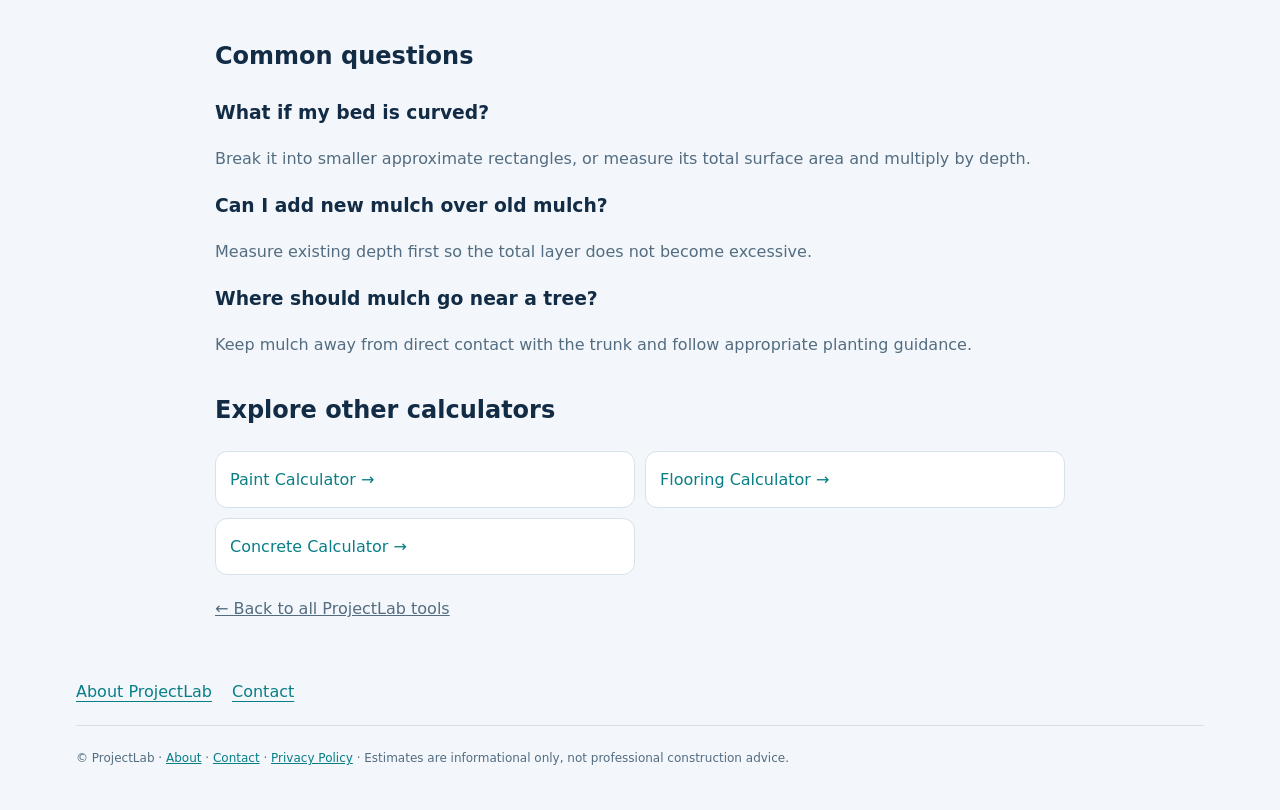
<file: mulch-calculator/index.html>
<!DOCTYPE html>
<html lang="en"><head><meta charset="utf-8"/><meta content="width=device-width,initial-scale=1" name="viewport"/><meta content="h3nfSS-7SSX_GJvkzhZdh269tgk2vKTd-R7nxjgyAJA" name="google-site-verification"><title>Mulch Calculator: Cubic Yards for Garden Beds | ProjectLab</title><meta content="Free mulch calculator to estimate cubic yards for a rectangular garden bed using length, width and mulch depth." name="description"/><link href="https://project-lab-3ws.pages.dev/mulch-calculator/" rel="canonical"/><link href="/assets/style.css" rel="stylesheet"/></meta></head><body><div id="app"><div class="shell"><header class="nav"><a class="logo" href="/" style="text-decoration:none">◩ Project<span>Lab</span></a><small>FREE TOOLS FOR REAL-WORLD PROJECTS</small></header><main class="guide"><div class="crumbs"><a href="/">Home</a> / Mulch Calculator</div><h1>Mulch Calculator: Cubic Yards for Garden Beds</h1><p>Free mulch calculator to estimate cubic yards for a rectangular garden bed using length, width and mulch depth.</p><section class="workspace"><div class="panel"><h3 id="tool-title"></h3><p class="sub" id="tool-desc"></p><div class="fields" id="fields"></div></div><div aria-live="polite" class="result"><div><div class="tag">YOUR ESTIMATE</div><div class="number" id="answer">—</div><div class="unit" id="unit"></div><p class="note" id="note"></p></div><div class="actions"><button class="primary" id="copy">Copy estimate ↗</button><button class="secondary" id="reset">Reset values</button></div></div></section><h2>How to calculate mulch volume</h2><p>Measure the garden bed length and width in feet and choose a depth in inches. Multiply length by width by depth in feet, then divide the cubic feet by 27 to convert to cubic yards.</p><h2>Example estimate</h2><p>A 20 by 6 foot bed covered with 3 inches of mulch needs 30 cubic feet, or approximately 1.11 cubic yards before any extra allowance.</p><h2>Before you buy materials</h2><p>Avoid piling mulch against tree trunks or plant stems. Appropriate depth depends on your mulch type, soil and plants. All results are planning estimates, not professional construction advice.</p><h2>Measure beds and depth</h2><p>Measure each rectangular bed in feet. Convert mulch depth from inches to feet by dividing by 12. Multiply length × width × depth to find cubic feet, then divide by 27 to get cubic yards. Add separate beds together.</p><h2>Example with a buying allowance</h2><p>A 20 × 6 ft bed at 3 inches deep needs 30 cubic feet, or about 1.11 cubic yards. With 10% extra, allow approximately 1.3 cubic yards. Bulk suppliers may have their own order increments.</p><h2>Common questions</h2><h3>What if my bed is curved?</h3><p>Break it into smaller approximate rectangles, or measure its total surface area and multiply by depth.</p><h3>Can I add new mulch over old mulch?</h3><p>Measure existing depth first so the total layer does not become excessive.</p><h3>Where should mulch go near a tree?</h3><p>Keep mulch away from direct contact with the trunk and follow appropriate planting guidance.</p><h2>Explore other calculators</h2><nav aria-label="Other calculators" class="related"><a href="/paint-calculator/">Paint Calculator →</a><a href="/flooring-calculator/">Flooring Calculator →</a><a href="/concrete-calculator/">Concrete Calculator →</a></nav><p><a href="/">← Back to all ProjectLab tools</a></p></main><nav aria-label="Site information" class="site-info-links"><a href="/about/">About ProjectLab</a><a href="/contact/">Contact</a></nav><footer>© ProjectLab · <a href="/about/">About</a> · <a href="/contact/">Contact</a> · <a href="/privacy/">Privacy Policy</a> · Estimates are informational only, not professional construction advice.</footer></div></div><script src="/assets/calculators.js"></script><script>current='mulch';render();</script></body></html>
</file>
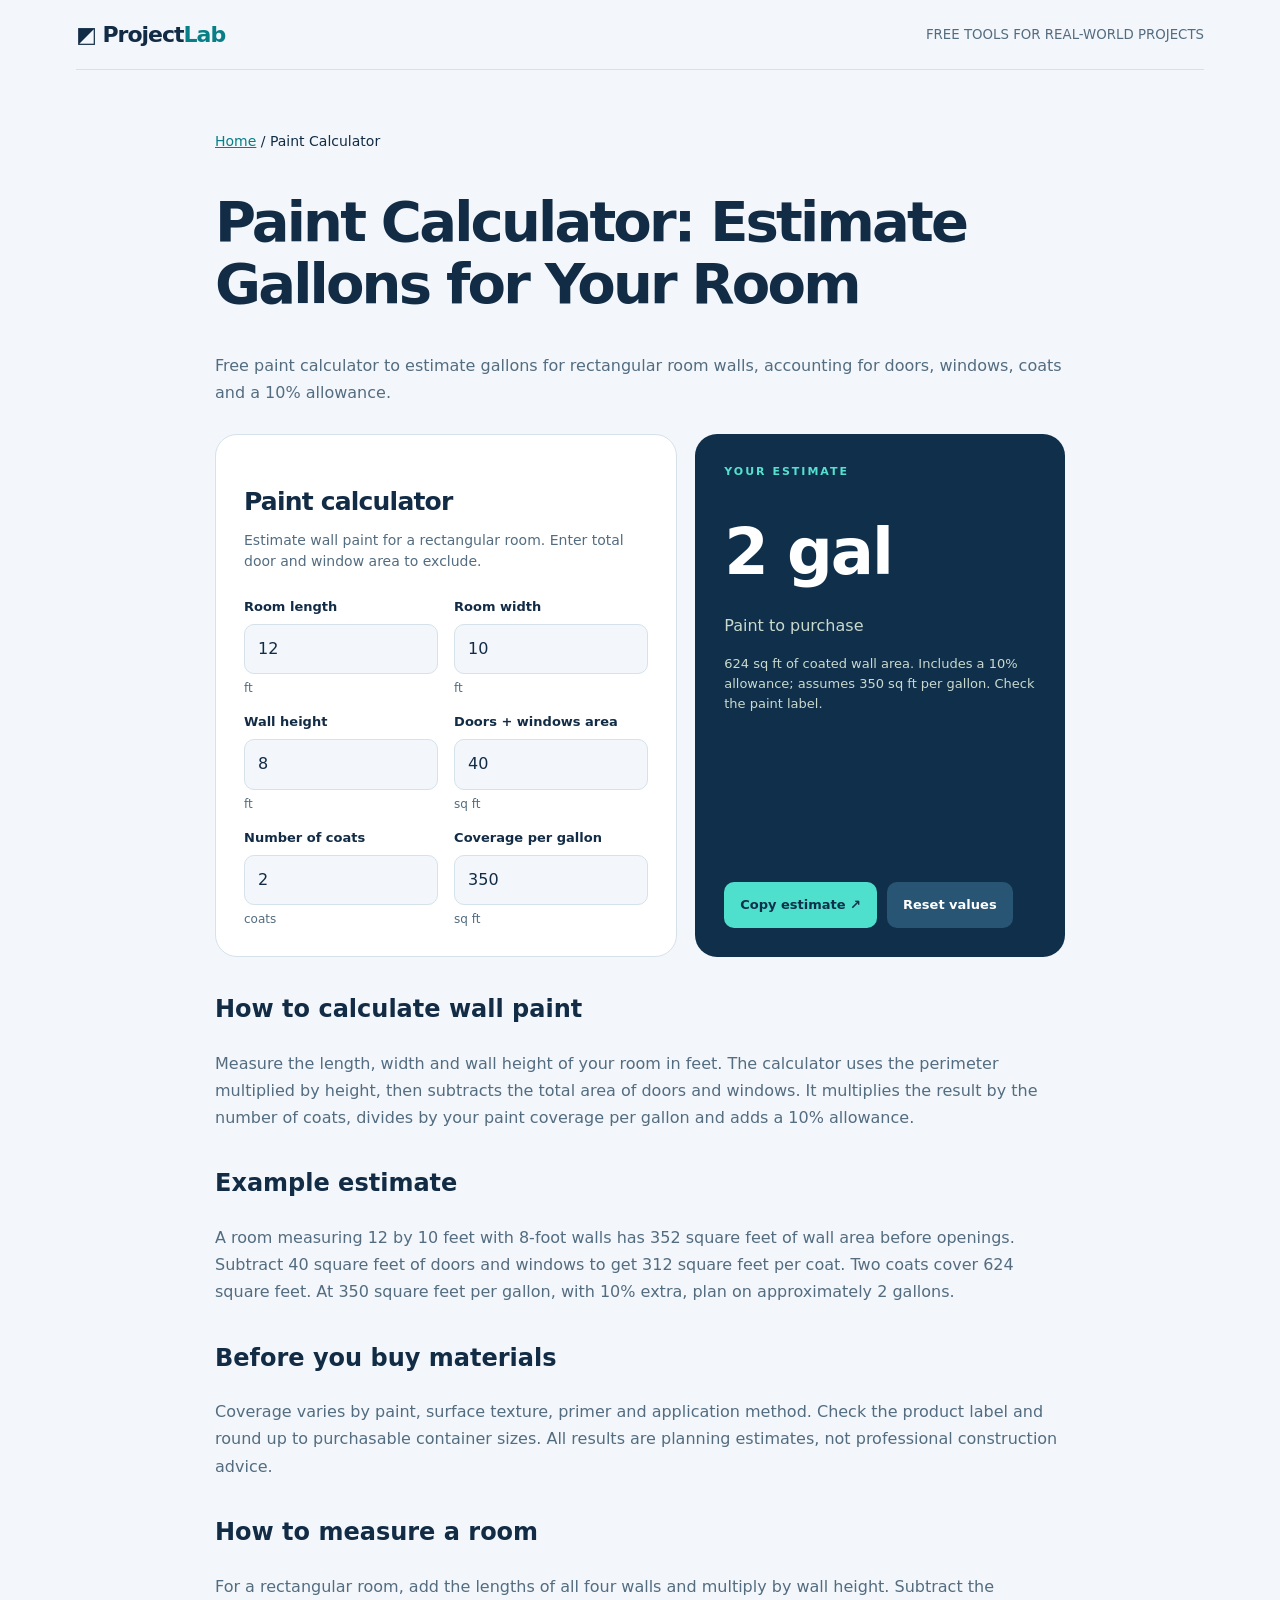
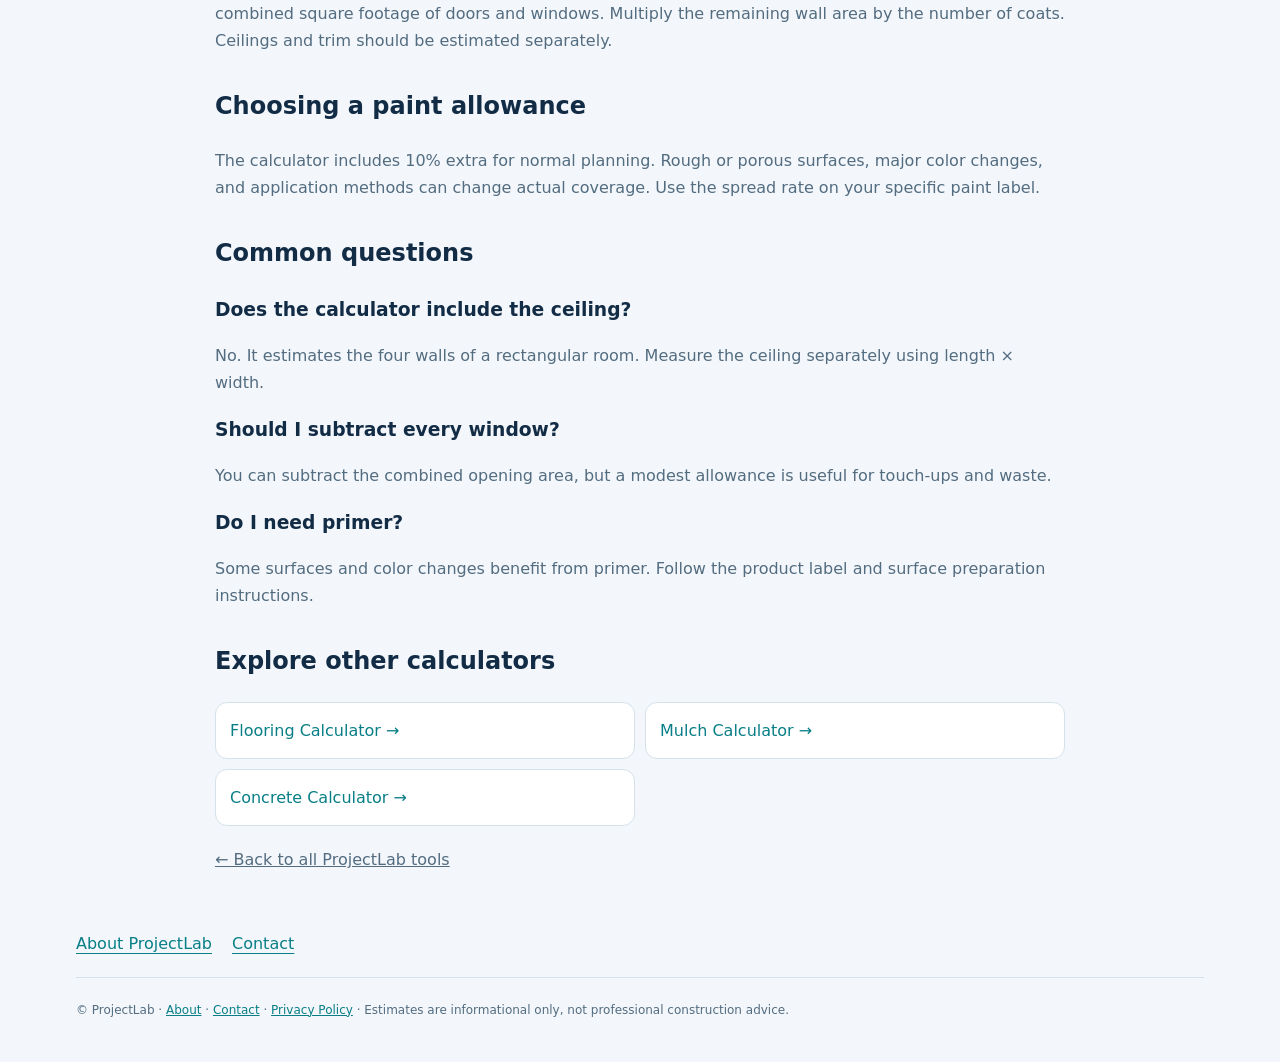
<file: paint-calculator/index.html>
<!DOCTYPE html>
<html lang="en"><head><meta charset="utf-8"/><meta content="width=device-width,initial-scale=1" name="viewport"/><meta content="h3nfSS-7SSX_GJvkzhZdh269tgk2vKTd-R7nxjgyAJA" name="google-site-verification"><title>Paint Calculator: Estimate Gallons for Your Room | ProjectLab</title><meta content="Free paint calculator to estimate gallons for rectangular room walls, accounting for doors, windows, coats and a 10% allowance." name="description"/><link href="https://project-lab-3ws.pages.dev/paint-calculator/" rel="canonical"/><link href="/assets/style.css" rel="stylesheet"/></meta></head><body><div id="app"><div class="shell"><header class="nav"><a class="logo" href="/" style="text-decoration:none">◩ Project<span>Lab</span></a><small>FREE TOOLS FOR REAL-WORLD PROJECTS</small></header><main class="guide"><div class="crumbs"><a href="/">Home</a> / Paint Calculator</div><h1>Paint Calculator: Estimate Gallons for Your Room</h1><p>Free paint calculator to estimate gallons for rectangular room walls, accounting for doors, windows, coats and a 10% allowance.</p><section class="workspace"><div class="panel"><h3 id="tool-title"></h3><p class="sub" id="tool-desc"></p><div class="fields" id="fields"></div></div><div aria-live="polite" class="result"><div><div class="tag">YOUR ESTIMATE</div><div class="number" id="answer">—</div><div class="unit" id="unit"></div><p class="note" id="note"></p></div><div class="actions"><button class="primary" id="copy">Copy estimate ↗</button><button class="secondary" id="reset">Reset values</button></div></div></section><h2>How to calculate wall paint</h2><p>Measure the length, width and wall height of your room in feet. The calculator uses the perimeter multiplied by height, then subtracts the total area of doors and windows. It multiplies the result by the number of coats, divides by your paint coverage per gallon and adds a 10% allowance.</p><h2>Example estimate</h2><p>A room measuring 12 by 10 feet with 8-foot walls has 352 square feet of wall area before openings. Subtract 40 square feet of doors and windows to get 312 square feet per coat. Two coats cover 624 square feet. At 350 square feet per gallon, with 10% extra, plan on approximately 2 gallons.</p><h2>Before you buy materials</h2><p>Coverage varies by paint, surface texture, primer and application method. Check the product label and round up to purchasable container sizes. All results are planning estimates, not professional construction advice.</p><h2>How to measure a room</h2><p>For a rectangular room, add the lengths of all four walls and multiply by wall height. Subtract the combined square footage of doors and windows. Multiply the remaining wall area by the number of coats. Ceilings and trim should be estimated separately.</p><h2>Choosing a paint allowance</h2><p>The calculator includes 10% extra for normal planning. Rough or porous surfaces, major color changes, and application methods can change actual coverage. Use the spread rate on your specific paint label.</p><h2>Common questions</h2><h3>Does the calculator include the ceiling?</h3><p>No. It estimates the four walls of a rectangular room. Measure the ceiling separately using length × width.</p><h3>Should I subtract every window?</h3><p>You can subtract the combined opening area, but a modest allowance is useful for touch-ups and waste.</p><h3>Do I need primer?</h3><p>Some surfaces and color changes benefit from primer. Follow the product label and surface preparation instructions.</p><h2>Explore other calculators</h2><nav aria-label="Other calculators" class="related"><a href="/flooring-calculator/">Flooring Calculator →</a><a href="/mulch-calculator/">Mulch Calculator →</a><a href="/concrete-calculator/">Concrete Calculator →</a></nav><p><a href="/">← Back to all ProjectLab tools</a></p></main><nav aria-label="Site information" class="site-info-links"><a href="/about/">About ProjectLab</a><a href="/contact/">Contact</a></nav><footer>© ProjectLab · <a href="/about/">About</a> · <a href="/contact/">Contact</a> · <a href="/privacy/">Privacy Policy</a> · Estimates are informational only, not professional construction advice.</footer></div></div><script src="/assets/calculators.js"></script><script>current='paint';render();</script></body></html>
</file>
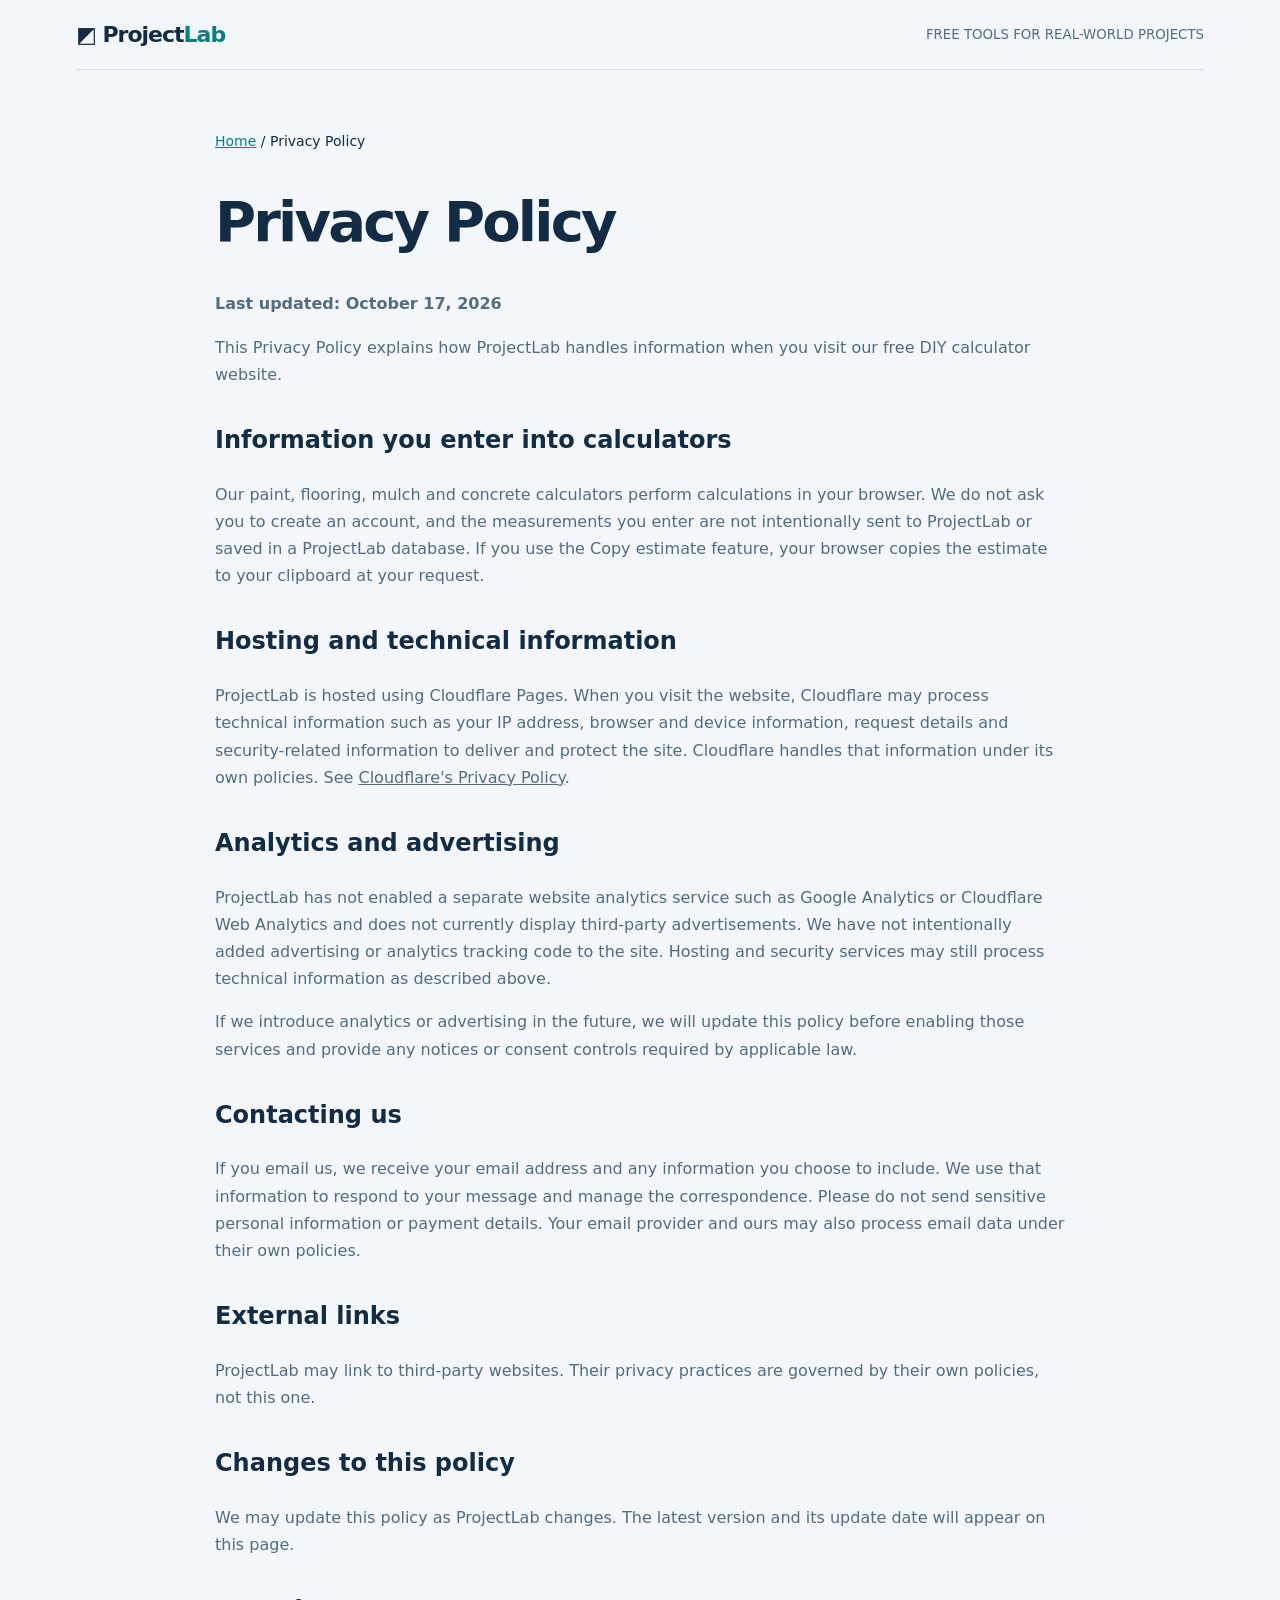
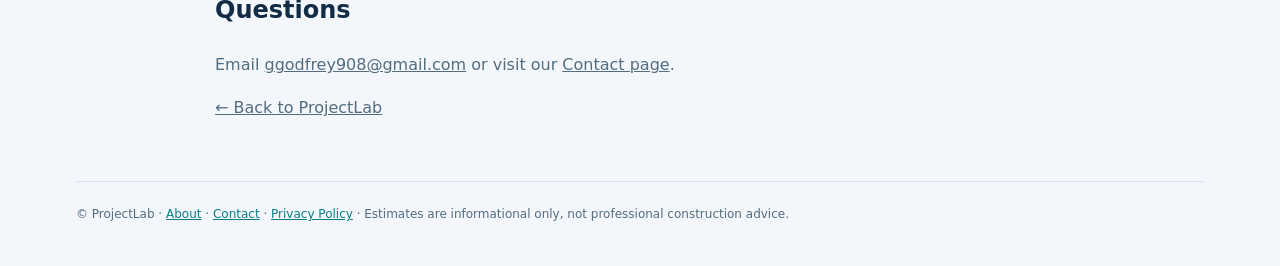
<file: privacy/index.html>
<!doctype html><html lang="en"><head><meta charset="utf-8"><meta name="viewport" content="width=device-width,initial-scale=1"><meta name="google-site-verification" content="h3nfSS-7SSX_GJvkzhZdh269tgk2vKTd-R7nxjgyAJA" /><title>Privacy Policy | ProjectLab</title><meta name="description" content="Learn how ProjectLab handles calculator inputs, website hosting information and messages sent to us."><link rel="canonical" href="https://project-lab-3ws.pages.dev/privacy/"><link rel="stylesheet" href="/assets/style.css"></head><body><div id="app"><div class="shell"><header class="nav"><a class="logo" href="/" style="text-decoration:none">◩ Project<span>Lab</span></a><small>FREE TOOLS FOR REAL-WORLD PROJECTS</small></header><main class="guide"><div class="crumbs"><a href="/">Home</a> / Privacy Policy</div><h1>Privacy Policy</h1><p><strong>Last updated: October 17, 2026</strong></p><p>This Privacy Policy explains how ProjectLab handles information when you visit our free DIY calculator website.</p><h2>Information you enter into calculators</h2><p>Our paint, flooring, mulch and concrete calculators perform calculations in your browser. We do not ask you to create an account, and the measurements you enter are not intentionally sent to ProjectLab or saved in a ProjectLab database. If you use the Copy estimate feature, your browser copies the estimate to your clipboard at your request.</p><h2>Hosting and technical information</h2><p>ProjectLab is hosted using Cloudflare Pages. When you visit the website, Cloudflare may process technical information such as your IP address, browser and device information, request details and security-related information to deliver and protect the site. Cloudflare handles that information under its own policies. See <a href="https://www.cloudflare.com/privacypolicy/">Cloudflare's Privacy Policy</a>.</p><h2>Analytics and advertising</h2><p>ProjectLab has not enabled a separate website analytics service such as Google Analytics or Cloudflare Web Analytics and does not currently display third-party advertisements. We have not intentionally added advertising or analytics tracking code to the site. Hosting and security services may still process technical information as described above.</p><p>If we introduce analytics or advertising in the future, we will update this policy before enabling those services and provide any notices or consent controls required by applicable law.</p><h2>Contacting us</h2><p>If you email us, we receive your email address and any information you choose to include. We use that information to respond to your message and manage the correspondence. Please do not send sensitive personal information or payment details. Your email provider and ours may also process email data under their own policies.</p><h2>External links</h2><p>ProjectLab may link to third-party websites. Their privacy practices are governed by their own policies, not this one.</p><h2>Changes to this policy</h2><p>We may update this policy as ProjectLab changes. The latest version and its update date will appear on this page.</p><h2>Questions</h2><p>Email <a href="mailto:ggodfrey908@gmail.com">ggodfrey908@gmail.com</a> or visit our <a href="/contact/">Contact page</a>.</p><p><a href="/">← Back to ProjectLab</a></p></main><footer>© ProjectLab · <a href="/about/">About</a> · <a href="/contact/">Contact</a> · <a href="/privacy/">Privacy Policy</a> · Estimates are informational only, not professional construction advice.</footer></div></div></body></html>
</file>
<file: assets/style.css>
:root{font-family:Inter,ui-sans-serif,system-ui,-apple-system,Segoe UI,sans-serif;--bg:light-dark(#f6f7f3,#111916);--surface:light-dark(#fff,#1c2923);--text:light-dark(#172b21,#edf7ef);--muted:light-dark(#64756b,#afc1b5);--line:light-dark(#dce5dc,#34483a);--accent:#b8ed75;--dark:#193b2b;color-scheme:light dark}*{box-sizing:border-box}body{margin:0}#app{background:var(--bg);color:var(--text);min-height:100vh;border-radius:0}button,input,select{font:inherit}button{cursor:pointer}.shell{max-width:1180px;margin:auto;padding:0 26px}.nav{display:flex;justify-content:space-between;align-items:center;padding:22px 0;border-bottom:1px solid var(--line)}.logo{font-size:22px;font-weight:900;letter-spacing:-1px}.logo span{color:#6eaa32}.nav small{color:var(--muted)}.hero{padding:64px 0 44px;display:grid;grid-template-columns:1.25fr .75fr;gap:30px;align-items:center}.eyebrow{font-size:12px;letter-spacing:2px;font-weight:800;text-transform:uppercase;color:#64963a}.hero h1{font-size:clamp(42px,6vw,76px);letter-spacing:-.065em;line-height:1.02;margin:14px 0 22px}.hero p{color:var(--muted);font-size:18px;max-width:590px;line-height:1.6}.hero-art{border-radius:28px;background:#193b2b;color:#e9f8d7;min-height:270px;padding:28px;display:flex;flex-direction:column;justify-content:space-between;position:relative;overflow:hidden}.hero-art:after{content:'⌁';position:absolute;font-size:280px;right:15px;top:-80px;color:#b8ed75;opacity:.25}.hero-art strong{font-size:28px;max-width:230px;line-height:1.15;z-index:1}.hero-art span{z-index:1;color:#b8ed75;font-size:13px}.section-head{display:flex;justify-content:space-between;align-items:end;gap:16px;margin:16px 0 22px}.section-head h2{font-size:28px;letter-spacing:-1px;margin:0}.section-head p{color:var(--muted);margin:5px 0 0}.cards{display:grid;grid-template-columns:repeat(4,1fr);gap:14px}.tool{border:1px solid var(--line);background:var(--surface);border-radius:18px;padding:22px;text-align:left;color:var(--text);transition:transform .15s,border-color .15s;min-height:175px}.tool:hover{transform:translateY(-3px);border-color:#84ba50}.tool.active{outline:2px solid #7eaf4a}.tool .symbol{font-size:30px;display:block;margin-bottom:19px}.tool strong{display:block;font-size:17px}.tool small{display:block;color:var(--muted);margin-top:8px;line-height:1.4}.workspace{display:grid;grid-template-columns:1fr .8fr;gap:18px;margin:26px 0 55px}.panel{background:var(--surface);border:1px solid var(--line);border-radius:22px;padding:28px}.panel h3{font-size:25px;letter-spacing:-.8px;margin:0 0 8px}.sub{color:var(--muted);margin:0 0 26px;font-size:14px;line-height:1.5}.fields{display:grid;grid-template-columns:1fr 1fr;gap:16px}.field label{display:block;font-size:13px;font-weight:700;margin-bottom:8px}.field input,.field select{width:100%;border:1px solid var(--line);background:var(--bg);border-radius:10px;padding:13px;color:var(--text);outline:none}.field input:focus,.field select:focus{border-color:#75ac41}.hint{font-size:12px;color:var(--muted);margin-top:6px}.result{background:#193b2b;color:#fff;border-radius:22px;padding:29px;display:flex;flex-direction:column;justify-content:space-between;min-height:290px}.result .tag{color:#b8ed75;text-transform:uppercase;letter-spacing:2px;font-size:11px;font-weight:800}.result .number{font-size:clamp(38px,5vw,64px);letter-spacing:-2px;font-weight:850;margin:16px 0 5px}.result .unit{font-size:16px;color:#c9d9cc}.result .note{font-size:13px;color:#c9d9cc;line-height:1.55;margin:15px 0 24px}.actions{display:flex;gap:10px;flex-wrap:wrap}.primary,.secondary{padding:12px 16px;border-radius:10px;font-size:13px;font-weight:800;border:0}.primary{background:#b8ed75;color:#193b2b}.secondary{background:#355643;color:#fff}.info{display:grid;grid-template-columns:1fr 1fr 1fr;gap:15px;margin-bottom:55px}.info>div{border-top:1px solid var(--line);padding:18px 0;color:var(--muted);font-size:13px;line-height:1.6}.info strong{display:block;color:var(--text);font-size:15px;margin-bottom:5px}footer{border-top:1px solid var(--line);padding:25px 0 45px;color:var(--muted);font-size:12px}.hidden{display:none}@media(max-width:850px){.hero{grid-template-columns:1fr;padding:44px 0 30px}.hero-art{min-height:170px}.cards{grid-template-columns:repeat(2,1fr)}.workspace{grid-template-columns:1fr}.info{grid-template-columns:1fr}}@media(max-width:480px){.shell{padding:0 16px}.hero h1{font-size:46px}.cards{gap:9px}.tool{padding:15px;min-height:160px}.panel,.result{padding:20px}.fields{grid-template-columns:1fr}.nav small{display:none}}
.page-links{margin:32px 0}.page-links h2{font-size:27px;letter-spacing:-1px;margin:0 0 8px}.page-links p{color:var(--muted)}.page-link-grid{display:grid;grid-template-columns:repeat(2,1fr);gap:12px}.page-link-grid a{display:block;padding:17px;background:var(--surface);border:1px solid var(--line);border-radius:12px;color:var(--text);font-weight:750;text-decoration:none}.page-link-grid a:hover,.page-link-grid a:focus{border-color:#84ba50;text-decoration:underline}@media(max-width:600px){.page-link-grid{grid-template-columns:1fr}}
a{color:inherit}.guide{max-width:850px;margin:35px auto 60px;line-height:1.7}.guide h1{font-size:clamp(36px,5vw,56px);letter-spacing:-.05em;line-height:1.1}.guide h2{margin-top:35px}.guide p,.guide li{color:var(--muted)}.guide .workspace{margin:28px 0}.guide .workspace .panel{text-align:left}.guide .result{text-align:left}.guide .fields{line-height:1.4}.guide .fields .hint{color:var(--muted)}.guide .field label{color:var(--text)}.crumbs{padding-top:25px;font-size:14px}.crumbs a{color:var(--muted)}.related{display:grid;grid-template-columns:repeat(2,1fr);gap:10px;margin:20px 0}.related a{padding:14px;border:1px solid var(--line);border-radius:12px;text-decoration:none;background:var(--surface)}.related a:hover{text-decoration:underline}@media(max-width:600px){.related{grid-template-columns:1fr}}

.site-info-links{display:flex;gap:20px;flex-wrap:wrap;margin:24px 0}.site-info-links a{color:var(--text);text-underline-offset:4px}.content-page{max-width:780px;margin:45px auto 70px;line-height:1.7}.content-page h1{font-size:clamp(36px,5vw,54px);letter-spacing:-.05em;line-height:1.1}.content-page h2{margin-top:30px}.content-page p,.content-page li{color:var(--muted)}.contact-link{display:inline-block;padding:14px 20px;background:#b8ed75;color:#193b2b;border-radius:10px;font-weight:800;text-decoration:none}


/* ProjectLab navy-and-teal theme */
:root{color-scheme:light;--bg:#f3f7fb;--surface:#ffffff;--text:#132c46;--muted:#536c80;--line:#d5e2ea;--accent:#37d4c0;--dark:#102f4b}
.logo span,.eyebrow,.crumbs a,.related a,.site-info-links a,footer a{color:#087e86}
.hero-art,.result{background:#102f4b}
.hero-art{color:#e7fbfa}
.hero-art span,.result .tag{color:#55e0d0}
.hero-art:after{color:#45d6cc}
.tool:hover{border-color:#0c9c9d}
.tool.active{outline-color:#0c9c9d}
.field input:focus,.field select:focus{border-color:#0c9c9d}
.primary{background:#4ee0cd;color:#102f4b}
.secondary{background:#285573;color:#fff}
.guide h2{margin-top:32px}
.guide h3{color:var(--text);margin:18px 0 6px}
</file>
